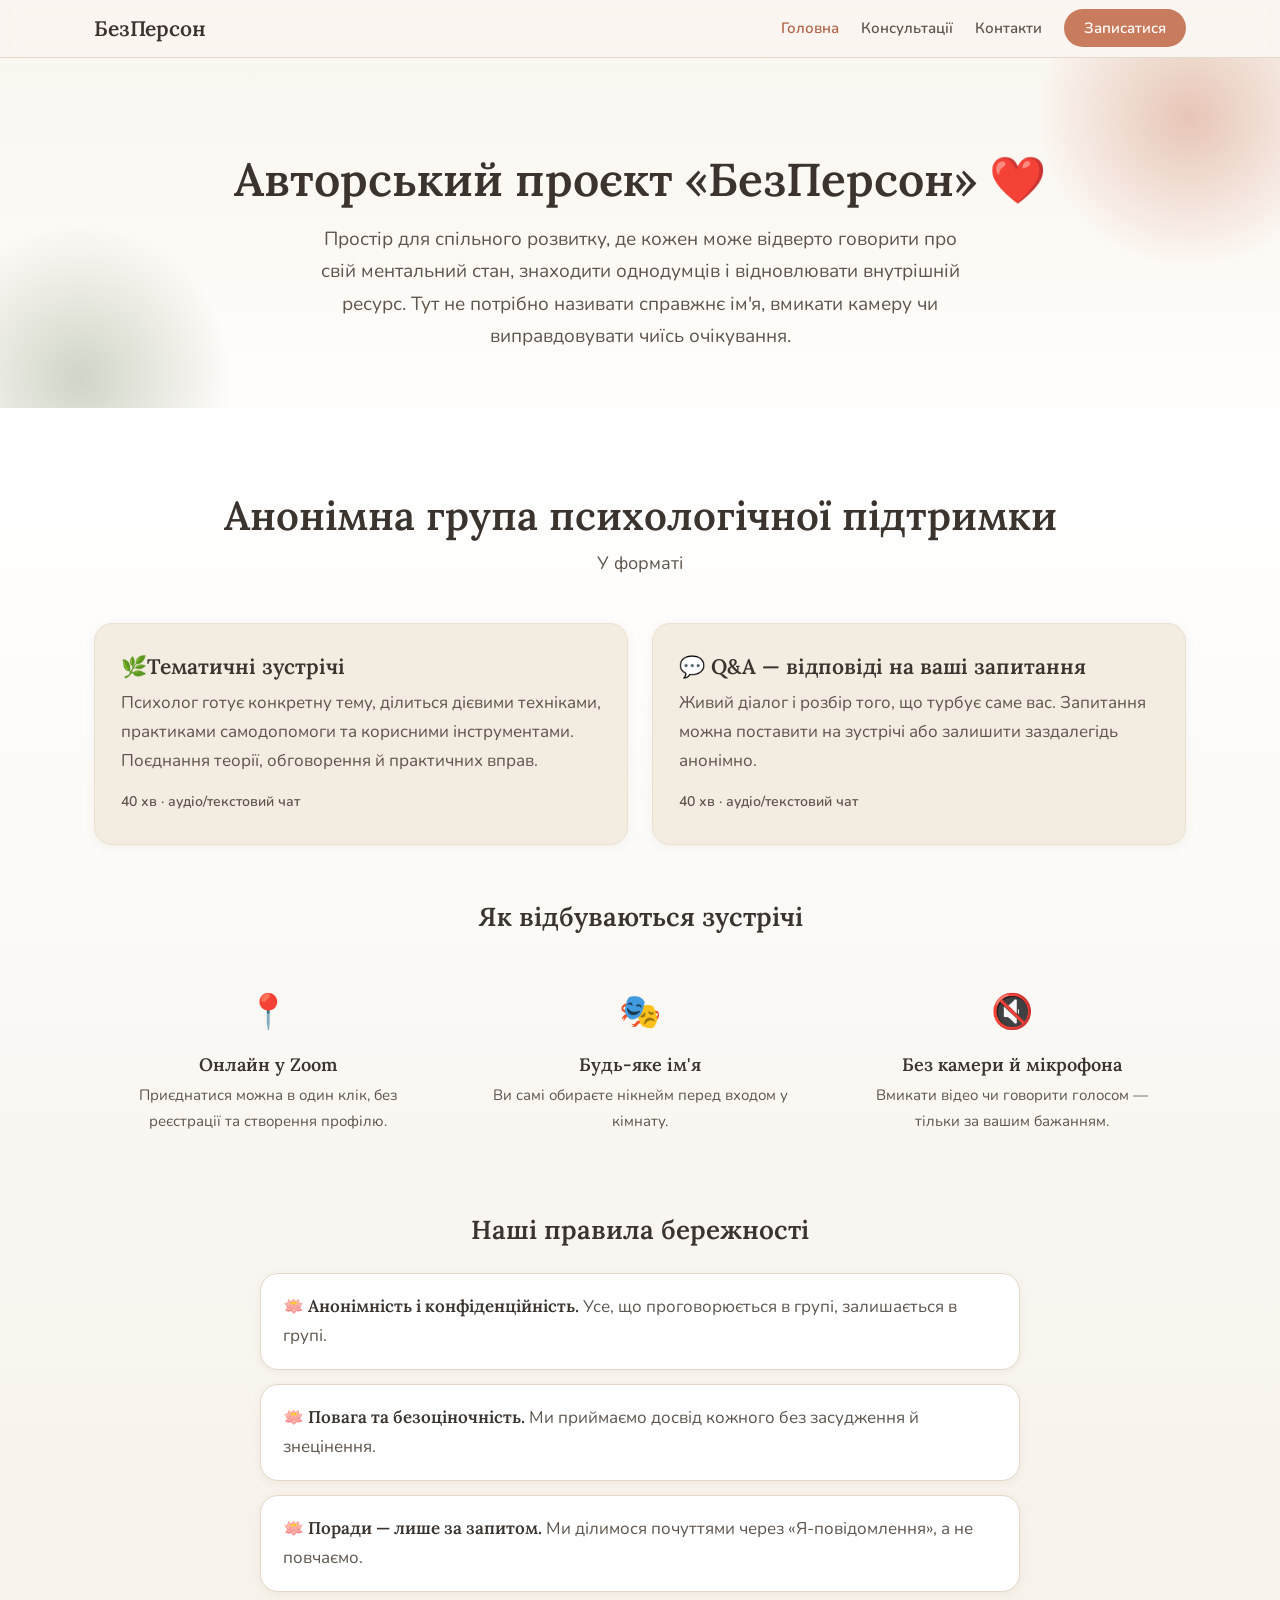
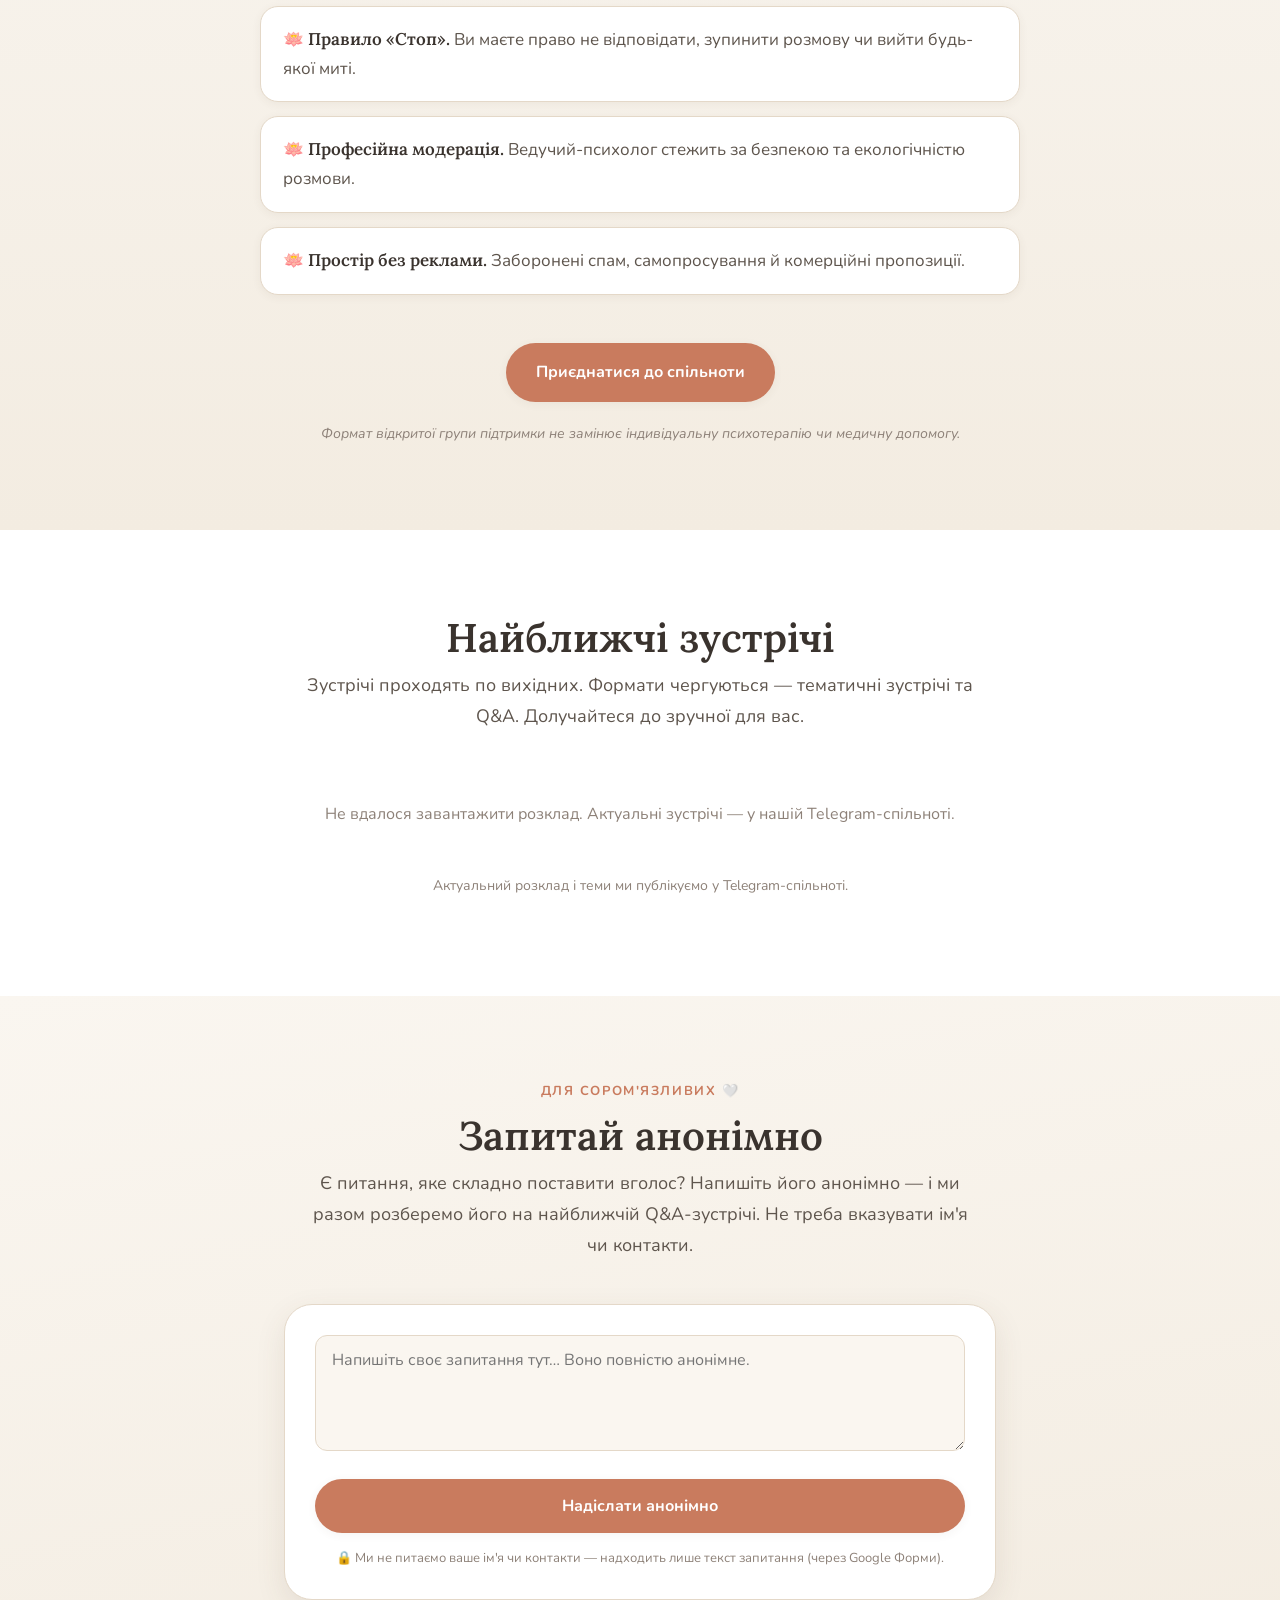
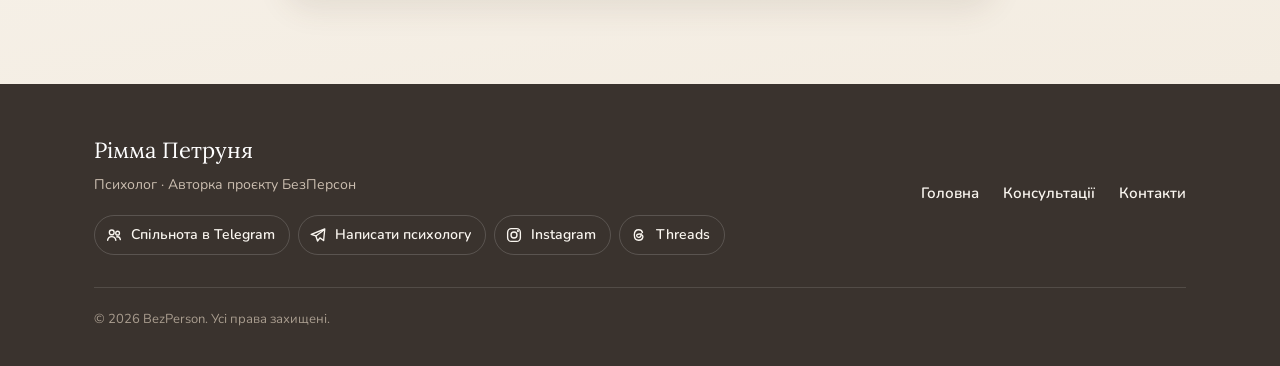
<file: index.html>
<!DOCTYPE html>
<html lang="uk">
<head>
  <meta charset="UTF-8" />
  <meta name="viewport" content="width=device-width, initial-scale=1.0" />
  <title>БезПерсон — група психологічної підтримки</title>
  <meta name="description" content="БезПерсон — анонімна група психологічної підтримки онлайн. Тематичні зустрічі та Q&A щовихідних у Zoom, безкоштовно, під модерацією психологині." />

  <meta property="og:title" content="БезПерсон — група психологічної підтримки" />
  <meta property="og:description" content="Анонімні онлайн-зустрічі щовихідних. Безкоштовно, під модерацією психологині." />
  <meta property="og:type" content="website" />
  <meta property="og:image" content="assets/og-image.jpg" />

  <link rel="icon" href="assets/favicon.svg" type="image/svg+xml" />

  <link rel="preconnect" href="https://fonts.googleapis.com" />
  <link rel="preconnect" href="https://fonts.gstatic.com" crossorigin />
  <link href="https://fonts.googleapis.com/css2?family=Lora:ital,wght@0,400;0,500;0,600;1,400&family=Nunito:wght@400;500;600;700&display=swap" rel="stylesheet" />

  <link rel="stylesheet" href="styles.css?v=17" />
</head>
<body>

  <!-- ===================== ШАПКА ===================== -->
  <header class="site-header" id="top">
    <nav class="nav container">
      <a href="index.html" class="brand">
        <span class="brand-name">БезПерсон</span>
      </a>

      <button class="nav-toggle" aria-label="Відкрити меню" aria-expanded="false">
        <span></span><span></span><span></span>
      </button>

      <ul class="nav-links">
        <li><a href="index.html" aria-current="page">Головна</a></li>
        <li><a href="consultations.html">Консультації</a></li>
        <li><a href="contact.html">Контакти</a></li>
        <li><a href="contact.html#booking" class="nav-cta">Записатися</a></li>
      </ul>
    </nav>
  </header>

  <main>

    <!-- ===================== ЗАГОЛОВОК СТОРІНКИ ===================== -->
    <section class="page-hero">
      <div class="container">
        <h1>Авторський проєкт «БезПерсон» ❤️</h1>
        <p class="lead">
          Простір для спільного розвитку, де кожен може відверто говорити про свій
          ментальний стан, знаходити однодумців і відновлювати внутрішній ресурс.
          Тут не потрібно називати справжнє ім'я, вмикати камеру чи виправдовувати
          чиїсь очікування.
        </p>
      </div>
    </section>

    <!-- ===================== ФОРМАТИ ===================== -->
    <section id="group" class="section section-group">
      <div class="container">
        <h2 class="section-title center">Анонімна група психологічної підтримки</h2>
        <p class="section-lead center">У форматі</p>
        <!-- Формати -->
        <div class="cards cards-2">
          <article class="card card-soft">
            <h3>🌿Тематичні зустрічі</h3>
            <p>Психолог готує конкретну тему, ділиться дієвими техніками, практиками
              самодопомоги та корисними інструментами. Поєднання теорії, обговорення
              й практичних вправ.</p>
            <p class="card-meta">40 хв · аудіо/текстовий чат</p>
          </article>
          <article class="card card-soft">
            <h3>💬 Q&A — відповіді на ваші запитання</h3>
            <p>Живий діалог і розбір того, що турбує саме вас. Запитання можна поставити
              на зустрічі або залишити заздалегідь анонімно.</p>
            <p class="card-meta">40 хв · аудіо/текстовий чат</p>
          </article>
        </div>

        <!-- Як це працює -->
        <div class="group-how">
          <h3 class="center">Як відбуваються зустрічі</h3>
          <div class="cards cards-3">
            <div class="mini-card">
              <span class="mini-ico">📍</span>
              <h4>Онлайн у Zoom</h4>
              <p>Приєднатися можна в один клік, без реєстрації та створення профілю.</p>
            </div>
            <div class="mini-card">
              <span class="mini-ico">🎭</span>
              <h4>Будь-яке ім'я</h4>
              <p>Ви самі обираєте нікнейм перед входом у кімнату.</p>
            </div>
            <div class="mini-card">
              <span class="mini-ico">🔇</span>
              <h4>Без камери й мікрофона</h4>
              <p>Вмикати відео чи говорити голосом — тільки за вашим бажанням.</p>
            </div>
          </div>
        </div>

        <!-- Правила / цінності -->
        <div class="group-rules">
          <h3 class="center">Наші правила бережності</h3>
          <ul class="rules-list">
            <li><strong>🪷 Анонімність і конфіденційність.</strong> Усе, що проговорюється в групі, залишається в групі.</li>
            <li><strong>🪷 Повага та безоціночність.</strong> Ми приймаємо досвід кожного без засудження й знецінення.</li>
            <li><strong>🪷 Поради — лише за запитом.</strong> Ми ділимося почуттями через «Я-повідомлення», а не повчаємо.</li>
            <li><strong>🪷 Правило «Стоп».</strong> Ви маєте право не відповідати, зупинити розмову чи вийти будь-якої миті.</li>
            <li><strong>🪷 Професійна модерація.</strong> Ведучий-психолог стежить за безпекою та екологічністю розмови.</li>
            <li><strong>🪷 Простір без реклами.</strong> Заборонені спам, самопросування й комерційні пропозиції.</li>
          </ul>
        </div>

        <div class="group-cta">
          <a href="https://t.me/+407aLR6EDYAxOTdi" class="btn btn-primary">Приєднатися до спільноти</a>
          <p class="disclaimer">
            Формат відкритої групи підтримки не замінює індивідуальну психотерапію
            чи медичну допомогу.
          </p>
        </div>
      </div>
    </section>

    <!-- ===================== РОЗКЛАД ЗУСТРІЧЕЙ ===================== -->
    <section id="schedule" class="section section-schedule">
      <div class="container">
        <h2 class="section-title center">Найближчі зустрічі</h2>
        <p class="section-lead center">
          Зустрічі проходять по вихідних. Формати чергуються — тематичні зустрічі
          та Q&A. Долучайтеся до зручної для вас.
        </p>

        <!--
          Розклад підтягується автоматично з Google Таблиці (колонки:
          дата,час,формат,тема,посилання). Щоб оновити — редагуйте таблицю,
          сайт чіпати не треба. Мінулі зустрічі ховаються самі.
          Адреса таблиці — в атрибуті data-src нижче (опублікований CSV).
        -->
        <div class="schedule-grid" id="scheduleGrid"
             data-src="https://docs.google.com/spreadsheets/d/e/2PACX-1vQ3gWA6eihJZ61R41_1ybkXb1zznbcxuADK2Lj-2ShcP2eoq0cqbqWBKrufFCj6wmA4RY5s9ddLHKUR/pub?gid=0&single=true&output=csv">
          <p class="schedule-empty">Завантажуємо розклад…</p>
        </div>
        <p class="note center">
          Актуальний розклад і теми ми публікуємо у Telegram-спільноті.
        </p>
      </div>
    </section>

    <!-- ===================== АНОНІМНЕ ЗАПИТАННЯ ===================== -->
    <section id="ask" class="section section-ask">
      <div class="container narrow">
        <p class="eyebrow center">Для сором'язливих 🤍</p>
        <h2 class="section-title center">Запитай анонімно</h2>
        <p class="section-lead center">
          Є питання, яке складно поставити вголос? Напишіть його анонімно — і ми
          разом розберемо його на найближчій Q&A-зустрічі. Не треба вказувати ім'я
          чи контакти.
        </p>

        <!--
          ФОРМА анонімних запитань через Google Форми (окрема форма, без збору email).
          Надходить лише текст запитання; зберігається у вашій Google-таблиці.
          action + entry.XXXXX беруться з коду вашої Google-форми viewform.
        -->
        <form class="ask-form"
              action="https://docs.google.com/forms/d/e/1FAIpQLSew5pSyp5YuOc5NTOMn7NYCBzm3lfexq_xzK0DJ0XuSGFQwPg/formResponse"
              method="POST">
          <div class="field">
            <label for="question" class="sr-hidden">Ваше запитання</label>
            <textarea id="question" name="entry.537454051" rows="4" required
              placeholder="Напишіть своє запитання тут… Воно повністю анонімне."></textarea>
          </div>
          <button type="submit" class="btn btn-primary btn-block">Надіслати анонімно</button>
          <p class="form-note center">
            🔒 Ми не питаємо ваше ім'я чи контакти — надходить лише текст запитання
            (через Google Форми).
          </p>
        </form>
      </div>
    </section>

  </main>

  <!-- ===================== ПІДВАЛ ===================== -->
  <footer class="site-footer">
    <div class="container footer-inner">
      <div>
        <p class="footer-brand">Рімма Петруня</p>
        <p class="footer-sub">Психолог · Авторка проєкту БезПерсон</p>
        <ul class="footer-social" aria-label="Соцмережі та месенджери">
          <li><a href="https://t.me/+407aLR6EDYAxOTdi" target="_blank" rel="noopener"><svg viewBox="0 0 24 24" aria-hidden="true" fill="none" stroke="currentColor" stroke-width="1.8" stroke-linecap="round" stroke-linejoin="round"><circle cx="9" cy="8.5" r="3.2"/><path d="M3.5 19c.6-3 2.8-4.8 5.5-4.8s4.9 1.8 5.5 4.8"/><circle cx="16.8" cy="9.5" r="2.5"/><path d="M15.6 14.4c2.4-.4 4.4 1 4.9 3.8"/></svg><span>Спільнота в Telegram</span></a></li>
          <li><a href="https://t.me/bezperson" target="_blank" rel="noopener"><svg viewBox="0 0 24 24" aria-hidden="true" fill="none" stroke="currentColor" stroke-width="1.8" stroke-linecap="round" stroke-linejoin="round"><path d="M21 4 3 11.2l6.2 2.1L11.4 20l3.2-4.2 4.9 3.6z"/><path d="m9.2 13.3 9-6.6"/></svg><span>Написати психологу</span></a></li>
          <li><a href="https://www.instagram.com/bezperson.space/" target="_blank" rel="noopener"><svg viewBox="0 0 24 24" aria-hidden="true" fill="none" stroke="currentColor" stroke-width="1.8" stroke-linecap="round" stroke-linejoin="round"><rect x="3.5" y="3.5" width="17" height="17" rx="5"/><circle cx="12" cy="12" r="4"/><circle cx="17.2" cy="6.8" r=".6" fill="currentColor"/></svg><span>Instagram</span></a></li>
          <li><a href="https://www.threads.com/@bezperson.space" target="_blank" rel="noopener"><svg viewBox="0 0 24 24" aria-hidden="true" fill="none" stroke="currentColor" stroke-width="1.8" stroke-linecap="round" stroke-linejoin="round"><path d="M16.6 8.6C15.9 6.2 14 5 11.6 5 8 5 5.8 7.7 5.8 12s2.2 7 5.8 7c2.8 0 4.8-1.4 5.4-3.7.7-2.6-1-4.4-3.9-4.6-2.6-.2-4.3.9-4.2 2.4.1 1.4 1.5 2.1 3 2 2.1-.2 3.2-1.8 3.1-4.8"/></svg><span>Threads</span></a></li>
        </ul>
      </div>
      <nav class="footer-nav">
        <a href="index.html">Головна</a>
        <a href="consultations.html">Консультації</a>
        <a href="contact.html">Контакти</a>
      </nav>
      <p class="footer-copy">© <span id="year"></span> BezPerson. Усі права захищені.</p>
    </div>
  </footer>

  <script src="script.js?v=13"></script>
</body>
</html>
</file>
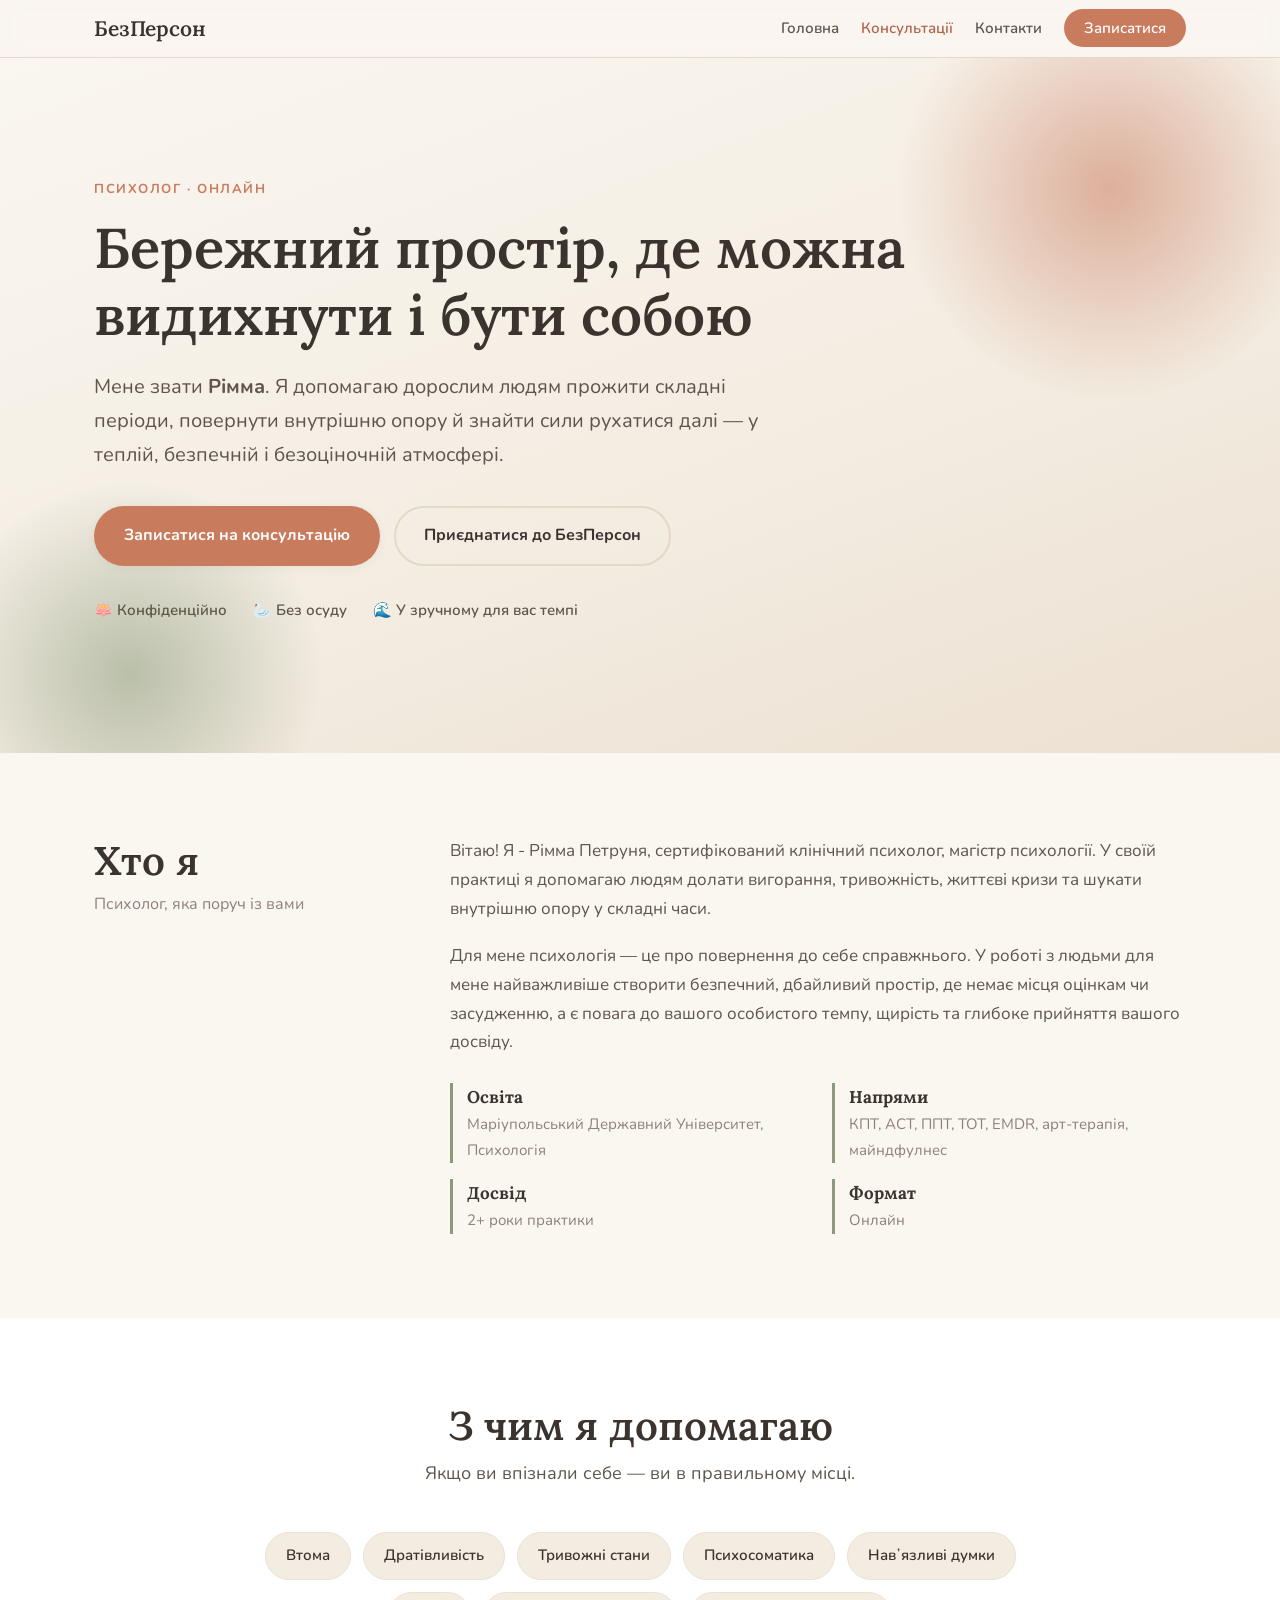
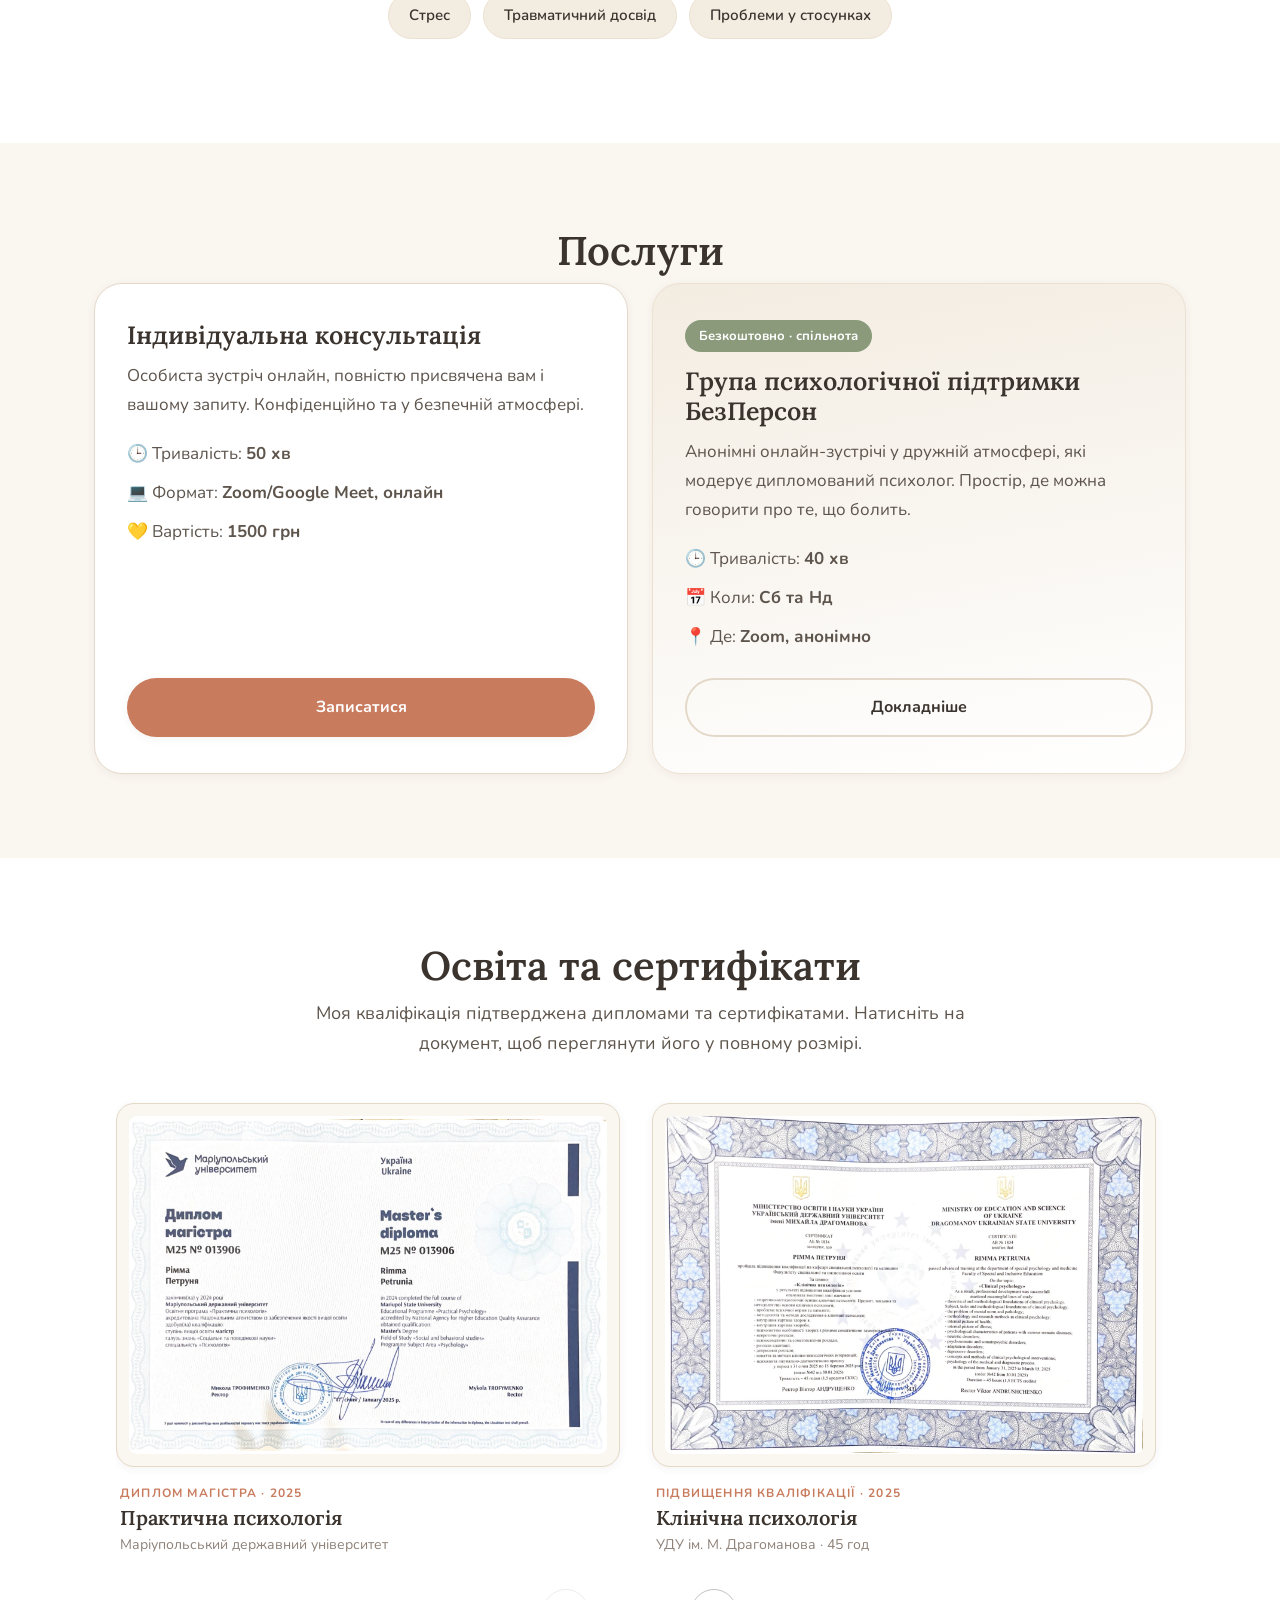
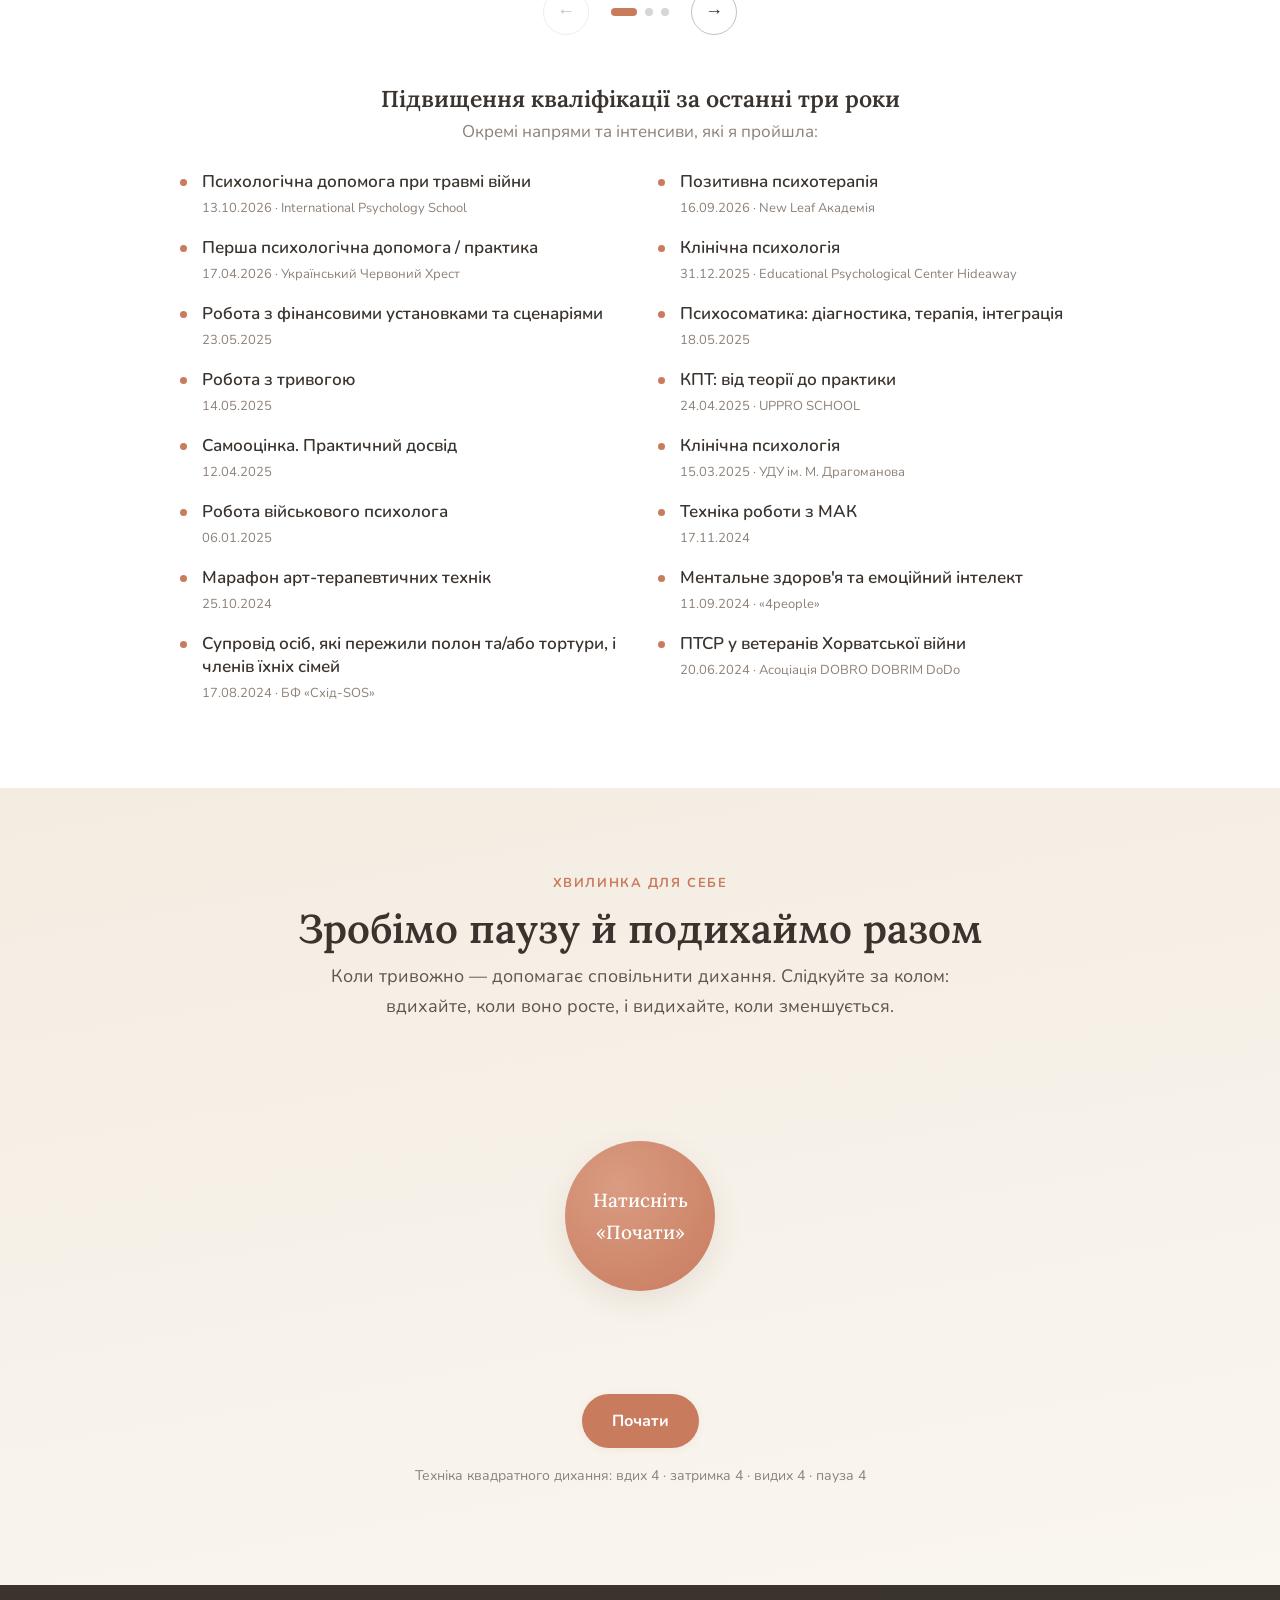
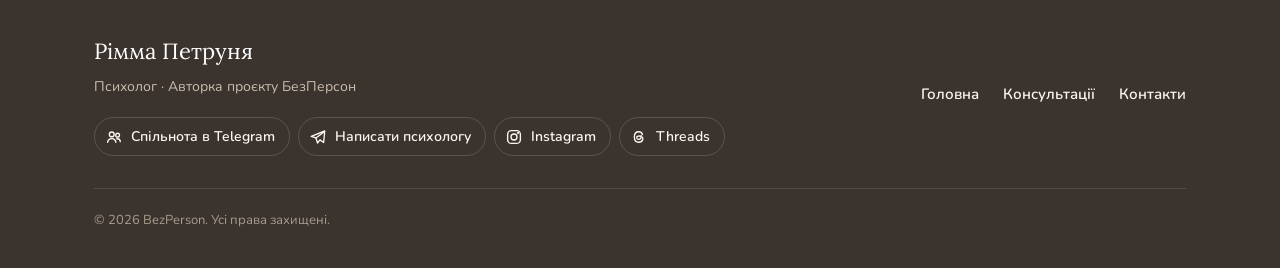
<file: about.html>
<!DOCTYPE html>
<html lang="uk">
<head>
  <meta charset="UTF-8" />
  <meta http-equiv="refresh" content="0; url=consultations.html" />
  <link rel="canonical" href="consultations.html" />
  <title>Консультації — БезПерсон</title>
</head>
<body>
  <p>Сторінку об'єднано з <a href="consultations.html">Консультаціями</a>.</p>
  <script>location.replace('consultations.html');</script>
</body>
</html>
</file>
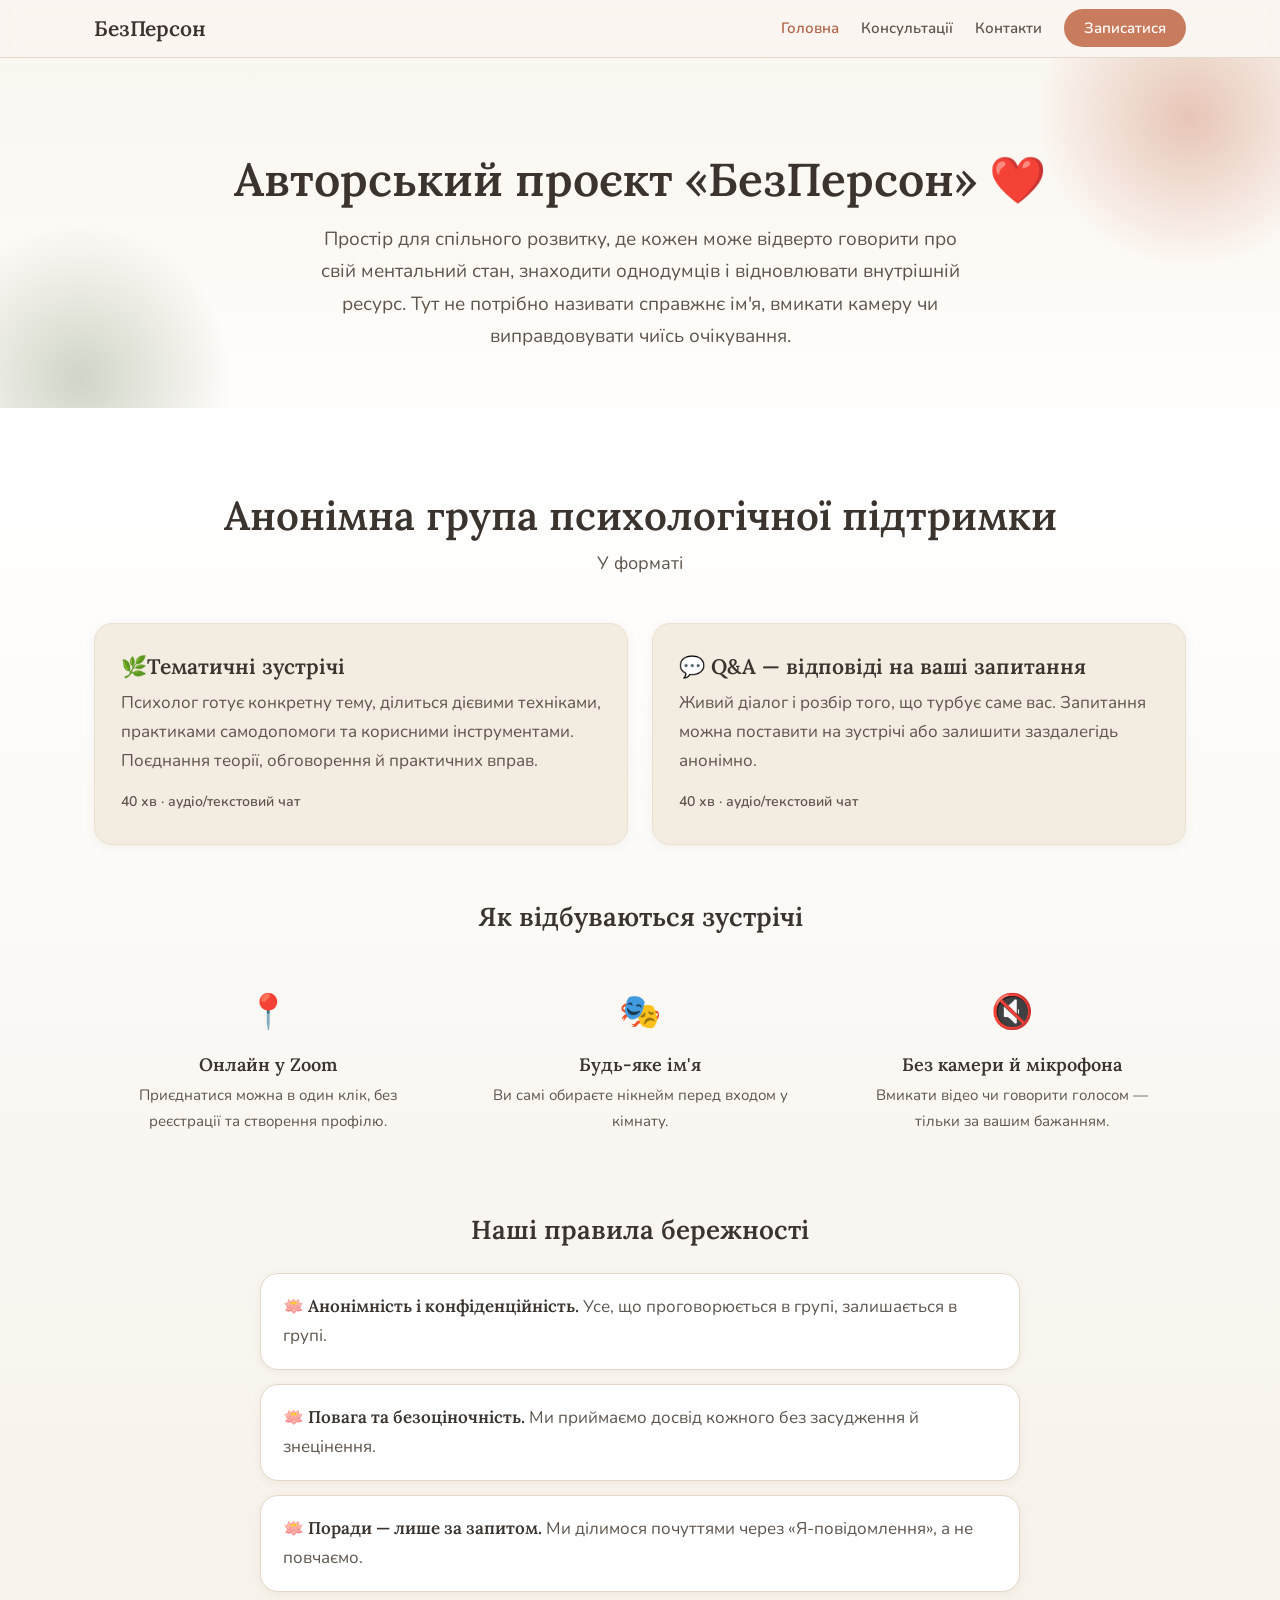
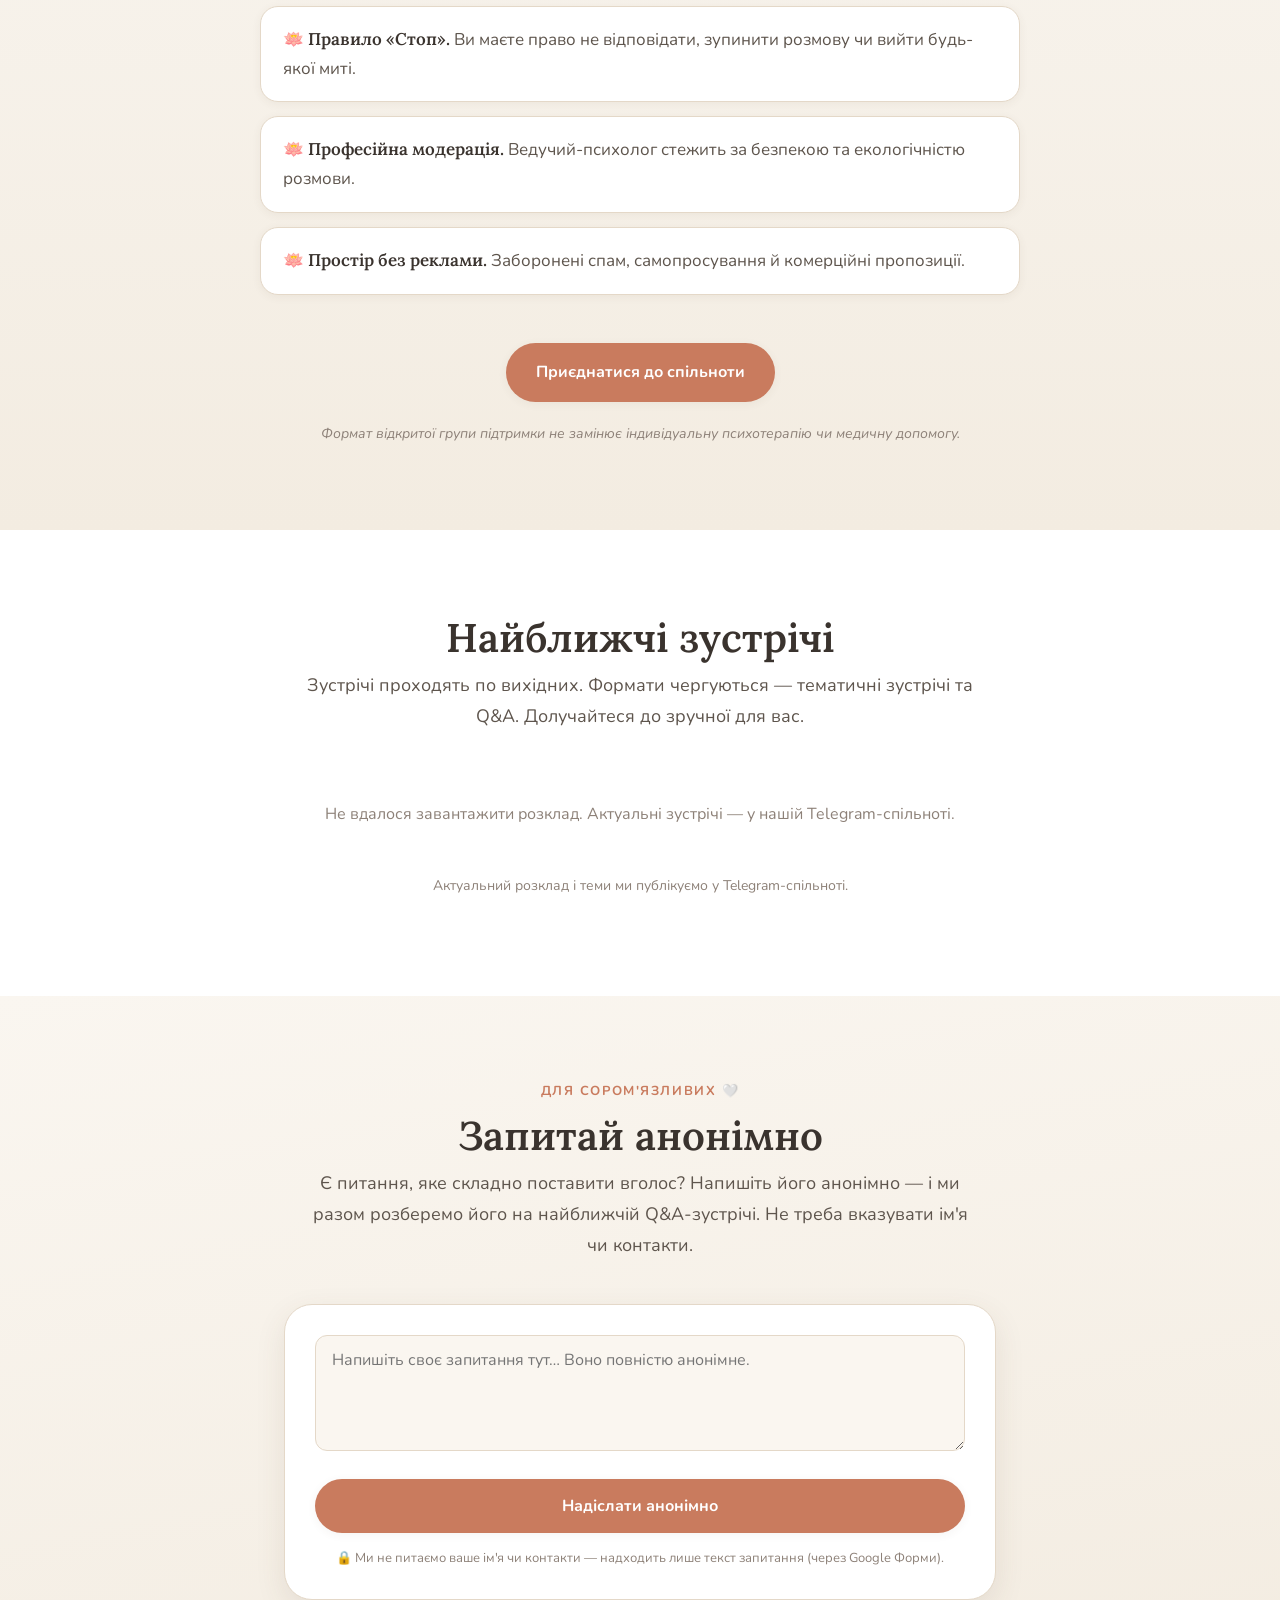
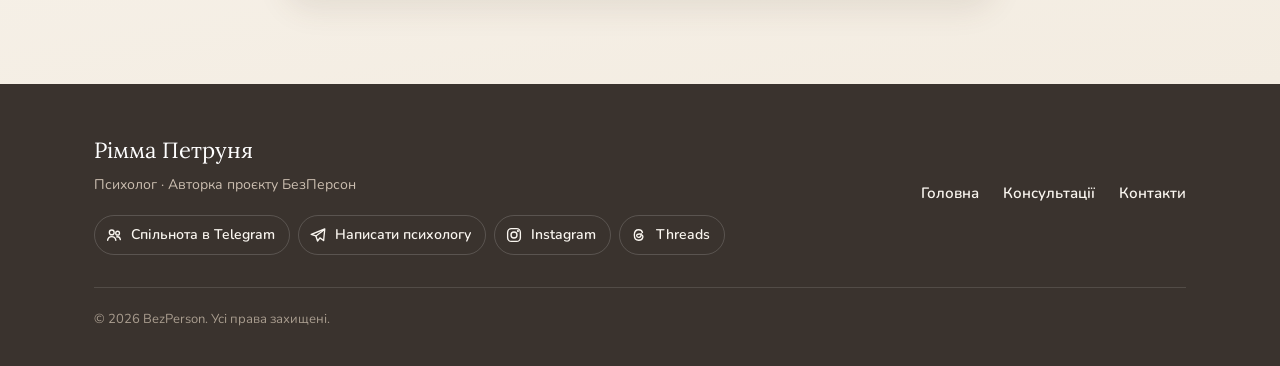
<file: bezperson.html>
<!DOCTYPE html>
<html lang="uk">
<head>
  <meta charset="UTF-8" />
  <meta http-equiv="refresh" content="0; url=index.html" />
  <link rel="canonical" href="index.html" />
  <title>БезПерсон</title>
</head>
<body>
  <p>Сторінку перенесено на <a href="index.html">головну</a>.</p>
  <script>location.replace('index.html');</script>
</body>
</html>
</file>
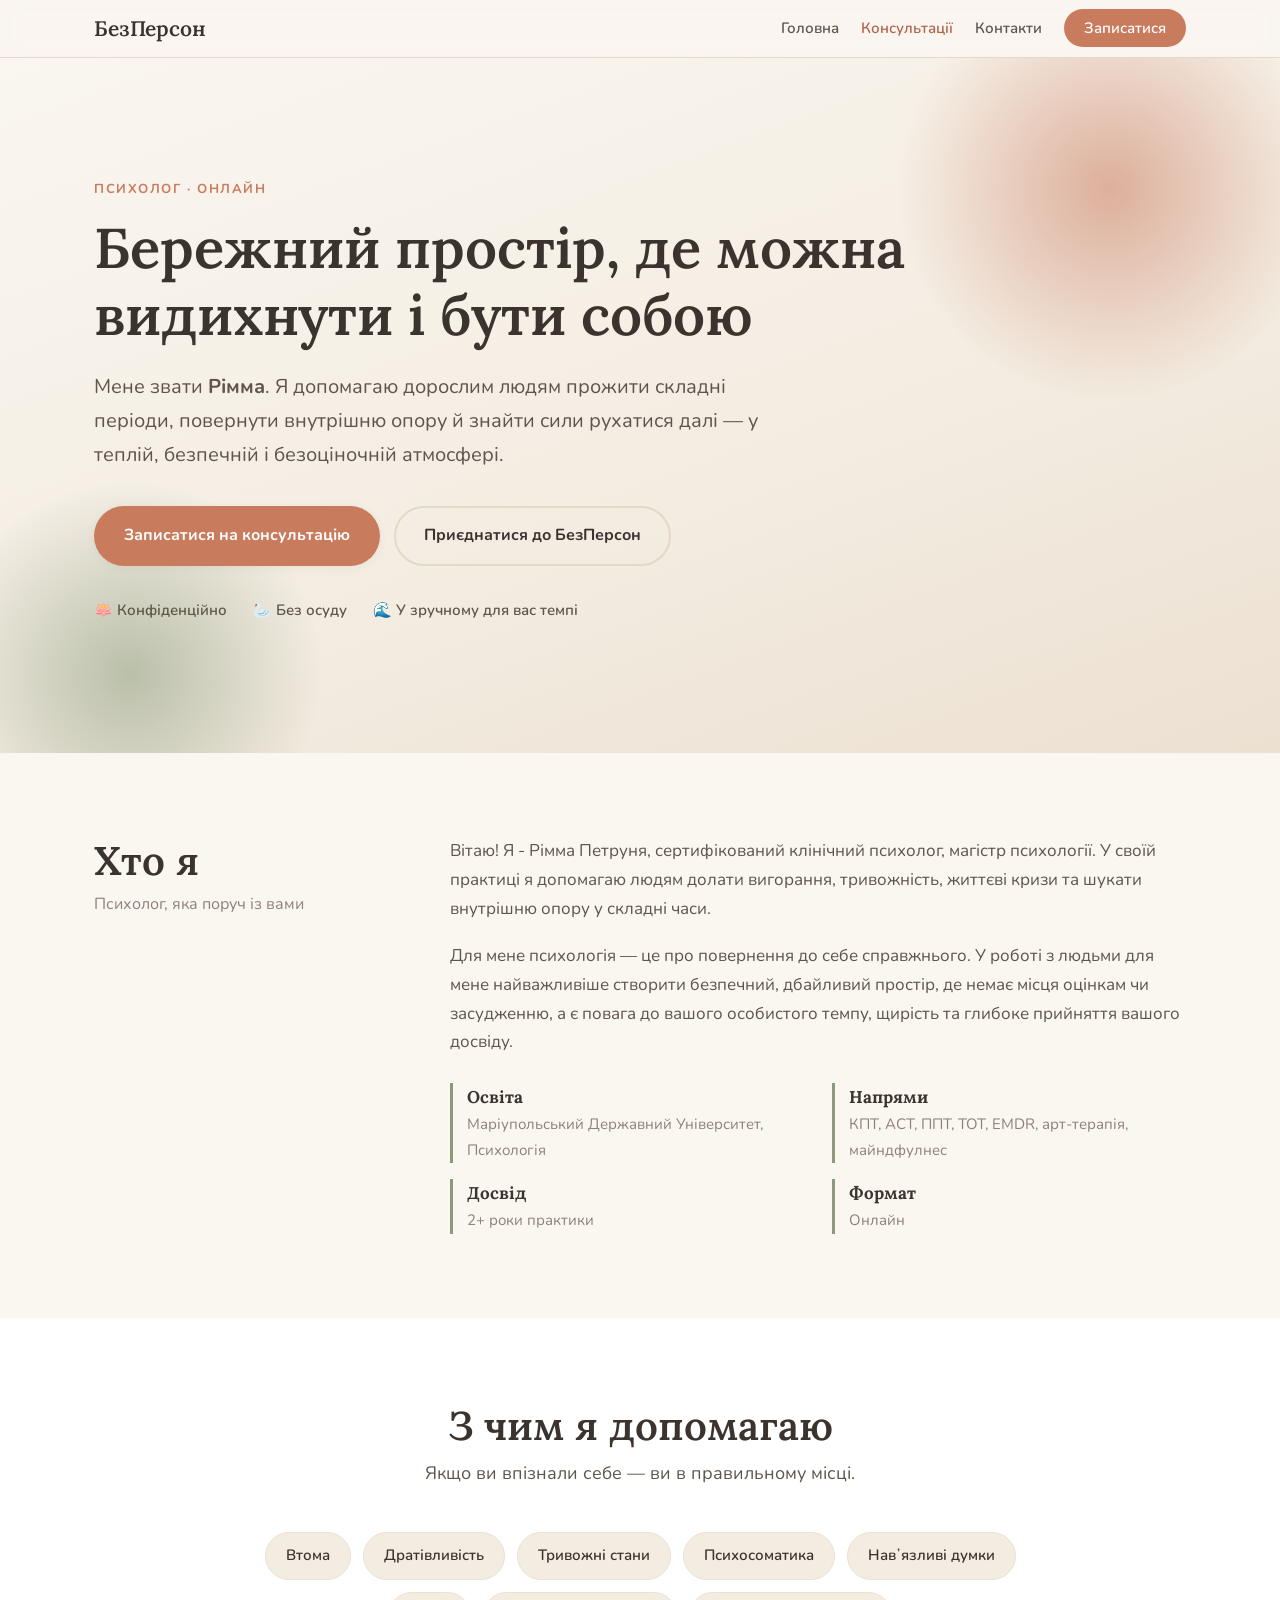
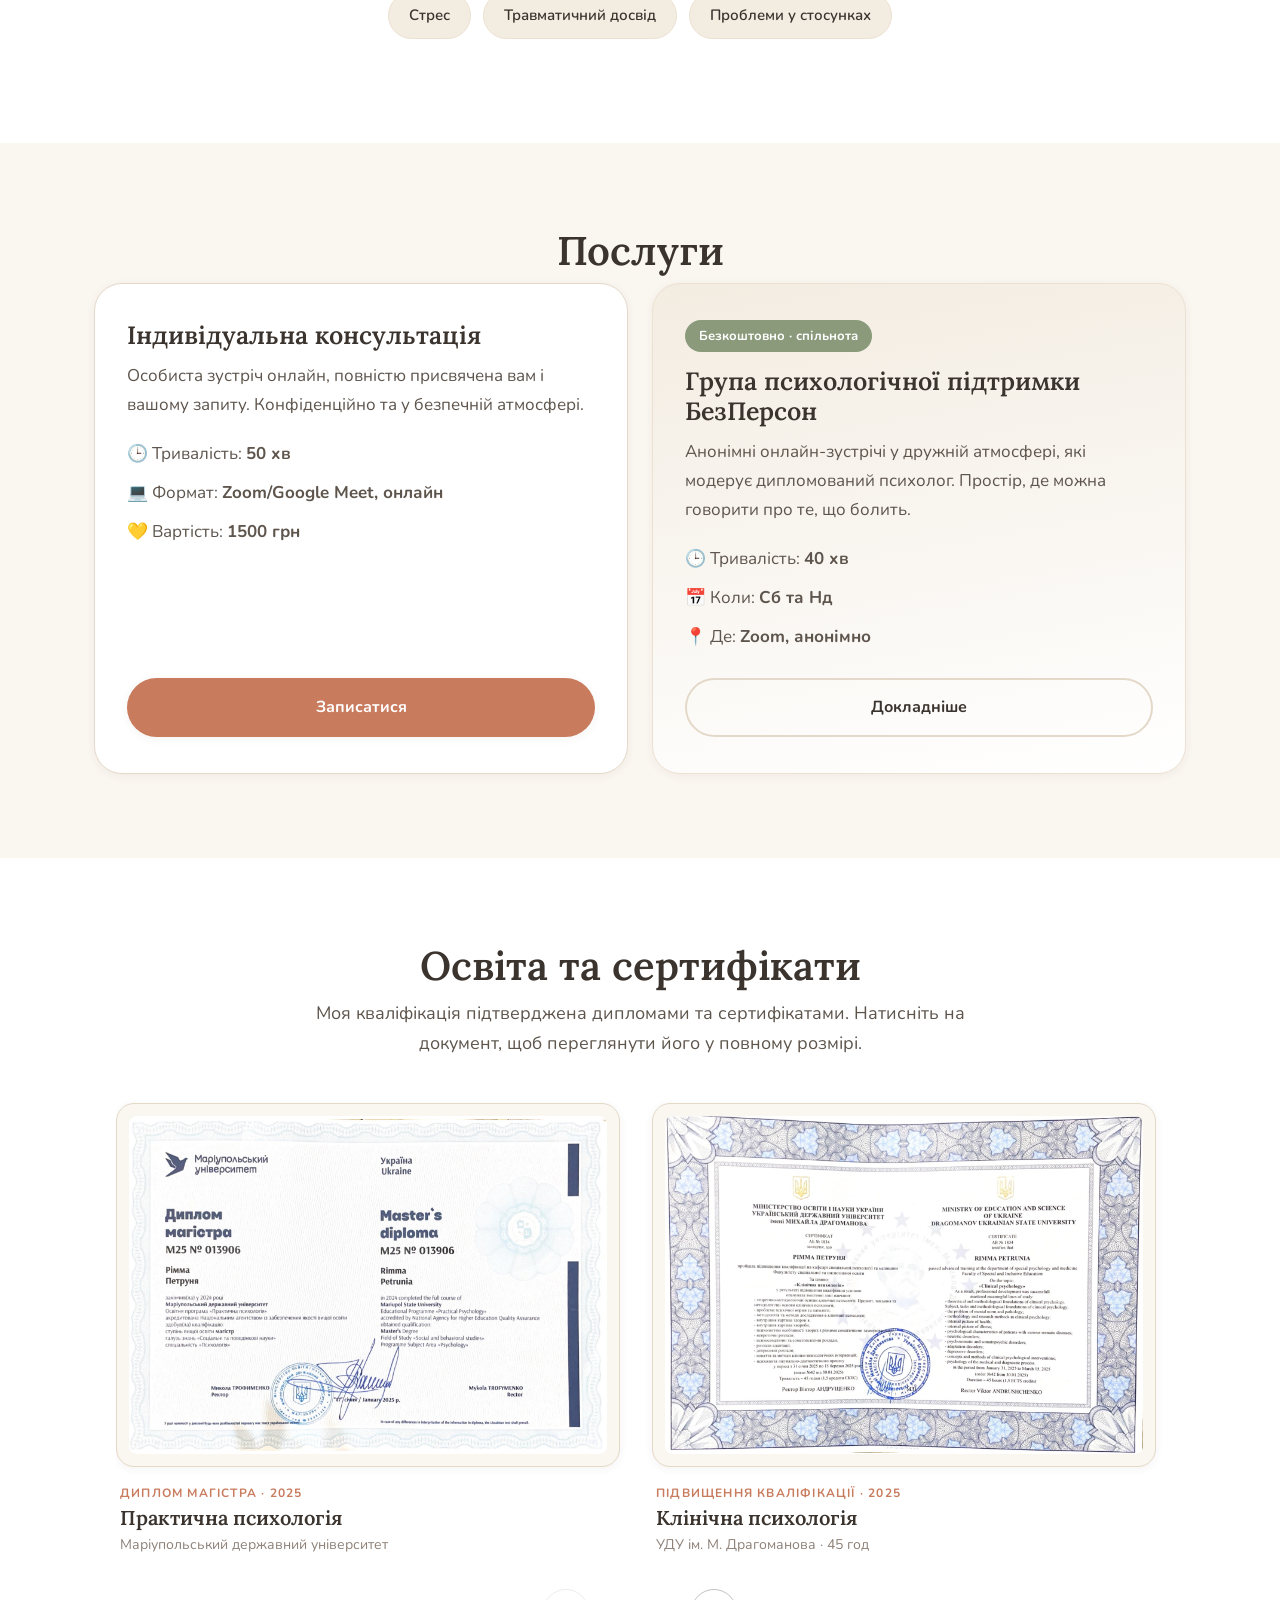
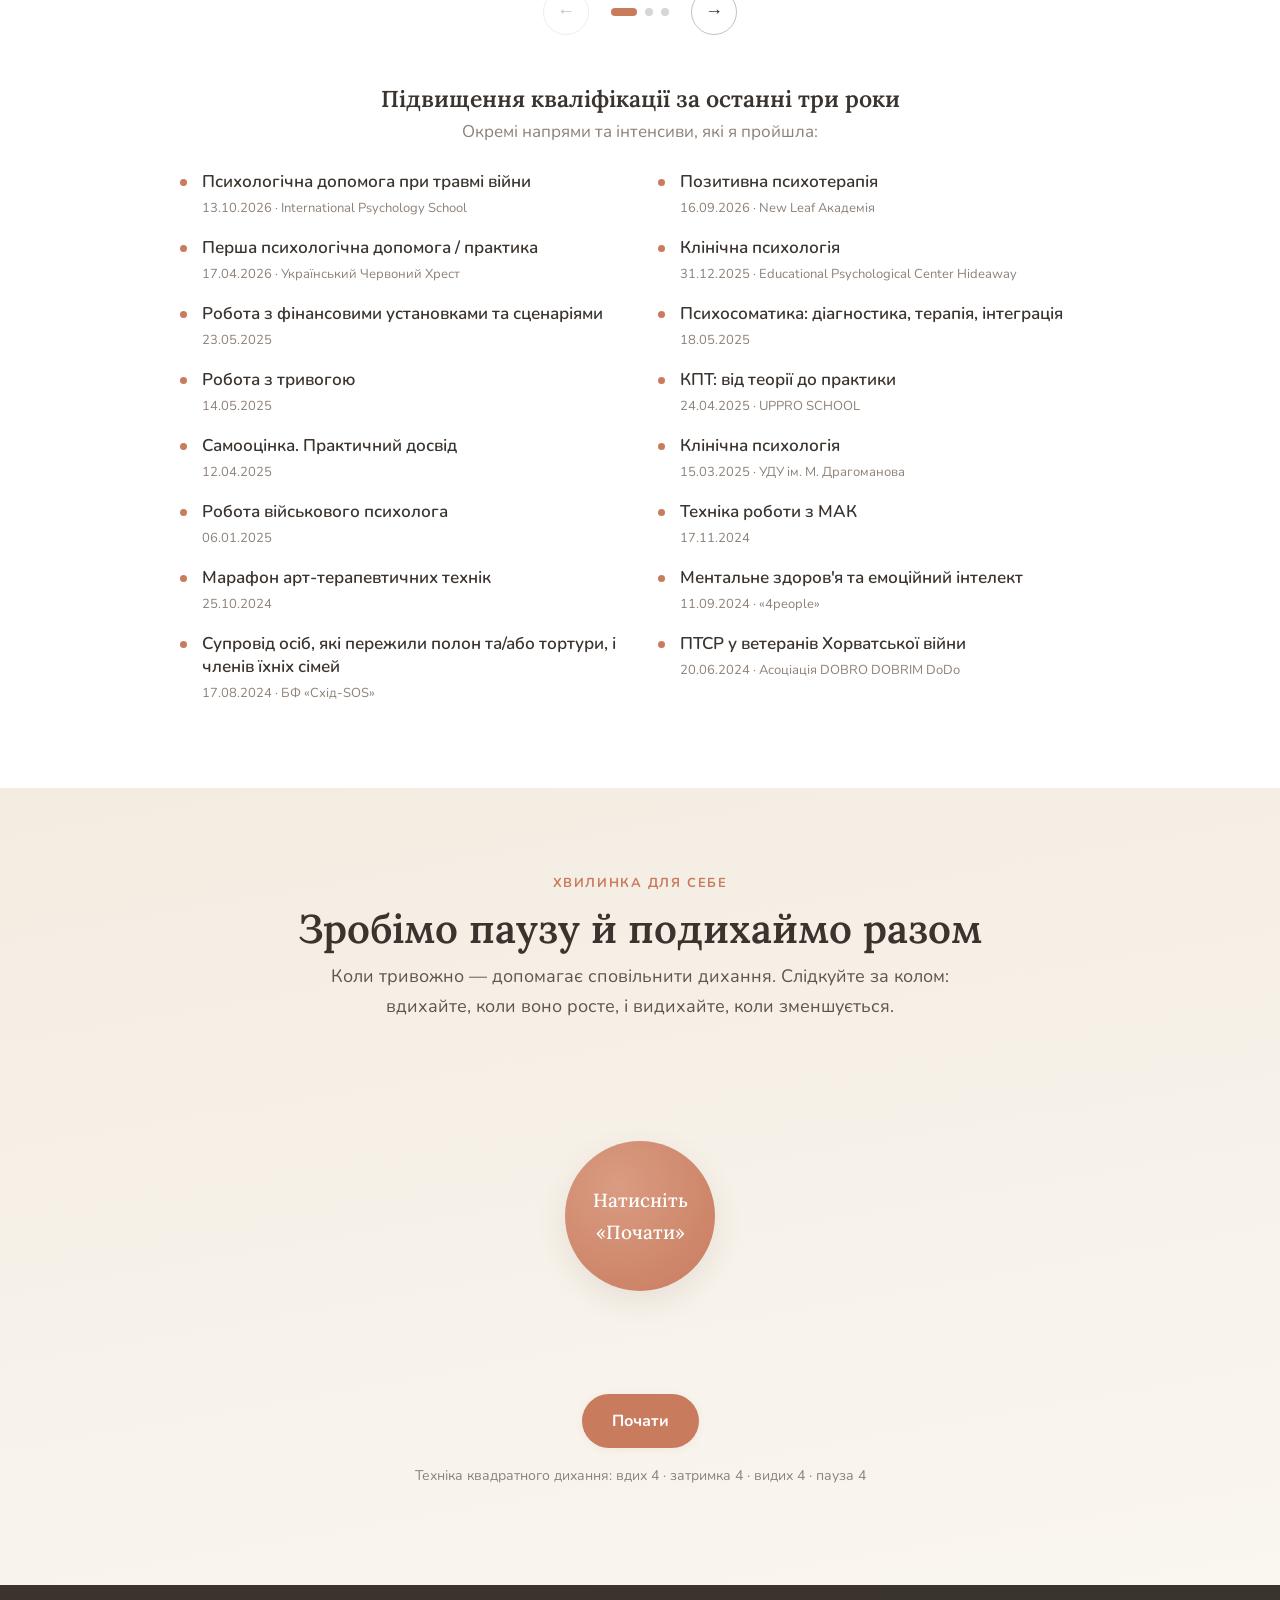
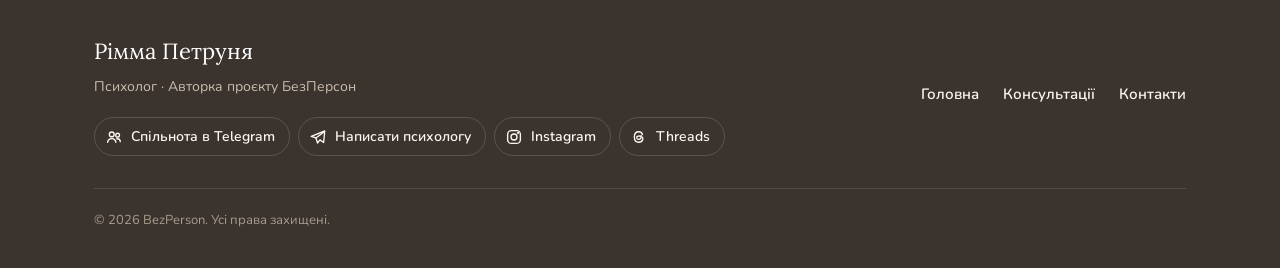
<file: consultations.html>
<!DOCTYPE html>
<html lang="uk">
<head>
  <meta charset="UTF-8" />
  <meta name="viewport" content="width=device-width, initial-scale=1.0" />
  <title>Консультації — БезПерсон</title>
  <meta name="description" content="Індивідуальні психологічні консультації онлайн. Бережний простір, де можна видихнути і бути собою." />

  <!-- Open Graph (для гарного вигляду посилання у месенджерах) -->
  <meta property="og:title" content="Консультації — БезПерсон" />
  <meta property="og:description" content="Індивідуальні консультації та група психологічної підтримки БезПерсон." />
  <meta property="og:type" content="website" />
  <meta property="og:image" content="assets/og-image.jpg" />

  <link rel="icon" href="assets/favicon.svg" type="image/svg+xml" />

  <!-- Шрифти з підтримкою кирилиці -->
  <link rel="preconnect" href="https://fonts.googleapis.com" />
  <link rel="preconnect" href="https://fonts.gstatic.com" crossorigin />
  <link href="https://fonts.googleapis.com/css2?family=Lora:ital,wght@0,400;0,500;0,600;1,400&family=Nunito:wght@400;500;600;700&display=swap" rel="stylesheet" />

  <link rel="stylesheet" href="styles.css?v=17" />
</head>
<body>

  <!-- ===================== ШАПКА ===================== -->
  <header class="site-header" id="top">
    <nav class="nav container">
      <a href="index.html" class="brand">
        <span class="brand-name">БезПерсон</span>
      </a>

      <button class="nav-toggle" aria-label="Відкрити меню" aria-expanded="false">
        <span></span><span></span><span></span>
      </button>

      <ul class="nav-links">
        <li><a href="index.html">Головна</a></li>
        <li><a href="consultations.html" aria-current="page">Консультації</a></li>
        <li><a href="contact.html">Контакти</a></li>
        <li><a href="contact.html#booking" class="nav-cta">Записатися</a></li>
      </ul>
    </nav>
  </header>

  <main>

    <!-- ===================== ГЕРОЙ ===================== -->
    <section class="hero">
      <div class="container hero-inner">
        <div class="hero-text">
          <p class="eyebrow">Психолог · Онлайн</p>
          <h1>Бережний простір, де можна видихнути і бути собою</h1>
          <p class="lead">
            Мене звати <strong>Рімма</strong>. Я допомагаю дорослим людям прожити складні
            періоди, повернути внутрішню опору й знайти сили рухатися далі — у теплій,
            безпечній і безоціночній атмосфері.
          </p>
          <div class="hero-actions">
            <a href="contact.html#booking" class="btn btn-primary">Записатися на консультацію</a>
            <a href="index.html" class="btn btn-ghost">Приєднатися до БезПерсон</a>
          </div>
          <ul class="hero-badges">
            <li>🪷 Конфіденційно</li>
            <li>🦢 Без осуду</li>
            <li>🌊 У зручному для вас темпі</li>
          </ul>
        </div>
      </div>
    </section>

    <!-- ===================== ПРО МЕНЕ ===================== -->
    <section id="about" class="section section-about">
      <div class="container two-col">
        <div class="col-side">
          <h2 class="section-title">Хто я</h2>
          <p class="section-kicker">Психолог, яка поруч із вами</p>
        </div>
        <div class="col-main prose">
          <p>
            Вітаю! Я - Рімма Петруня, сертифікований клінічний психолог, магістр психології.
            У своїй практиці я допомагаю людям долати вигорання, тривожність,
            життєві кризи та шукати внутрішню опору у складні часи.
          </p>
          <p>
            Для мене психологія — це про повернення до себе справжнього. У роботі з людьми для мене найважливіше
            створити безпечний, дбайливий простір, де немає місця оцінкам чи засудженню, а є повага до вашого
            особистого темпу, щирість та глибоке прийняття вашого досвіду.
          </p>
          <ul class="facts">
            <li><strong>Освіта</strong><span>Маріупольський Державний Університет, Психологія</span></li>
            <li><strong>Напрями</strong><span>КПТ, ACT, ППТ, ТОТ, EMDR, арт-терапія, майндфулнес</span></li>
            <li><strong>Досвід</strong><span>2+ роки практики</span></li>
            <li><strong>Формат</strong><span>Онлайн</span></li>
          </ul>
        </div>
      </div>
    </section>

    <!-- ===================== З ЧИМ ПРАЦЮЮ ===================== -->
    <section id="help" class="section section-help">
      <div class="container">
        <h2 class="section-title center">З чим я допомагаю</h2>
        <p class="section-lead center">Якщо ви впізнали себе — ви в правильному місці.</p>
        <ul class="chips">
          <li>Втома</li>
          <li>Дратівливість</li>
          <li>Тривожні стани</li>
          <li>Психосоматика</li>
          <li>Навʼязливі думки</li>
          <li>Стрес</li>
          <li>Травматичний досвід</li>
          <li>Проблеми у стосунках</li>
        </ul>
      </div>
    </section>

    <!-- ===================== ПОСЛУГИ ===================== -->
    <section id="services" class="section section-services">
      <div class="container">
        <h2 class="section-title center">Послуги</h2>
        <div class="cards cards-2">
          <article class="service-card">
            <h3>Індивідуальна консультація</h3>
            <p class="service-desc">
              Особиста зустріч онлайн, повністю присвячена вам і вашому запиту.
              Конфіденційно та у безпечній атмосфері.
            </p>
            <ul class="service-meta">
              <li>🕒 Тривалість: <strong>50 хв</strong></li>
              <li>💻 Формат: <strong>Zoom/Google Meet, онлайн</strong></li>
              <li>💛 Вартість: <strong>1500 грн</strong></li>
            </ul>
            <a href="contact.html#booking" class="btn btn-primary btn-block">Записатися</a>
          </article>

          <article class="service-card service-card-accent">
            <span class="badge-soft">Безкоштовно · спільнота</span>
            <h3>Група психологічної підтримки БезПерсон</h3>
            <p class="service-desc">
              Анонімні онлайн-зустрічі у дружній атмосфері, які модерує дипломований
              психолог. Простір, де можна говорити про те, що болить.
            </p>
            <ul class="service-meta">
              <li>🕒 Тривалість: <strong>40 хв</strong></li>
              <li>📅 Коли: <strong>Сб та Нд</strong></li>
              <li>📍 Де: <strong>Zoom, анонімно</strong></li>
            </ul>
            <a href="index.html" class="btn btn-ghost btn-block">Докладніше</a>
          </article>
        </div>
      </div>
    </section>

    <!-- ===================== СЕРТИФІКАТИ ===================== -->
    <section id="certificates" class="section section-certificates">
      <div class="container">
        <h2 class="section-title center">Освіта та сертифікати</h2>
        <p class="section-lead center">
          Моя кваліфікація підтверджена дипломами та сертифікатами. Натисніть на документ,
          щоб переглянути його у повному розмірі.
        </p>
        <div class="cert-carousel" aria-roledescription="карусель" aria-label="Дипломи та сертифікати">
          <div class="cert-track" tabindex="0">
            <figure class="cert-item">
              <a class="cert-frame" href="assets/certs/cert-1.jpg" target="_blank" rel="noopener" aria-label="Відкрити: Практична психологія">
                <img src="assets/certs/cert-1.jpg" alt="Диплом магістра з психології, Маріупольський державний університет" width="1600" height="1130" loading="lazy" />
              </a>
              <figcaption class="cert-caption">
                <span class="cert-kind">Диплом магістра · 2025</span>
                <span class="cert-title">Практична психологія</span>
                <span class="cert-org">Маріупольський державний університет</span>
              </figcaption>
            </figure>
            <figure class="cert-item">
              <a class="cert-frame" href="assets/certs/cert-2.jpg" target="_blank" rel="noopener" aria-label="Відкрити: Клінічна психологія">
                <img src="assets/certs/cert-2.jpg" alt="Сертифікат з клінічної психології, УДУ ім. Драгоманова" width="1600" height="1130" loading="lazy" />
              </a>
              <figcaption class="cert-caption">
                <span class="cert-kind">Підвищення кваліфікації · 2025</span>
                <span class="cert-title">Клінічна психологія</span>
                <span class="cert-org">УДУ ім. М. Драгоманова · 45 год</span>
              </figcaption>
            </figure>
            <figure class="cert-item">
              <a class="cert-frame" href="assets/certs/cert-3.jpg" target="_blank" rel="noopener" aria-label="Відкрити: Психологічна допомога при травмі війни">
                <img src="assets/certs/cert-3.jpg" alt="Сертифікат «Психологічна допомога при травмі війни»" width="1600" height="1130" loading="lazy" />
              </a>
              <figcaption class="cert-caption">
                <span class="cert-kind">Інтенсив · 2026</span>
                <span class="cert-title">Психологічна допомога при травмі війни</span>
                <span class="cert-org">International Psychology School</span>
              </figcaption>
            </figure>
            <figure class="cert-item">
              <a class="cert-frame" href="assets/certs/cert-4.jpg" target="_blank" rel="noopener" aria-label="Відкрити: Клінічна психологія">
                <img src="assets/certs/cert-4.jpg" alt="Сертифікат з клінічної психології, центр Hideaway" width="1600" height="1130" loading="lazy" />
              </a>
              <figcaption class="cert-caption">
                <span class="cert-kind">Курс · 2025</span>
                <span class="cert-title">Клінічна психологія</span>
                <span class="cert-org">Центр Hideaway / Асоціація педагогів і психологів · 40 год</span>
              </figcaption>
            </figure>
          </div>
          <div class="cert-controls">
            <button type="button" class="cert-arrow" data-dir="-1" aria-label="Попередні документи">←</button>
            <div class="cert-dots" role="tablist" aria-label="Оберіть документ"></div>
            <button type="button" class="cert-arrow" data-dir="1" aria-label="Наступні документи">→</button>
          </div>
        </div>

        <!-- Перегляд сертифіката на весь екран -->
        <dialog class="cert-viewer" aria-label="Перегляд документа">
          <button type="button" class="cert-viewer-close" aria-label="Закрити">×</button>
          <button type="button" class="cert-viewer-nav" data-dir="-1" aria-label="Попередній документ">←</button>
          <figure class="cert-viewer-body">
            <img alt="" />
            <figcaption></figcaption>
          </figure>
          <button type="button" class="cert-viewer-nav" data-dir="1" aria-label="Наступний документ">→</button>
        </dialog>

        <div class="cert-courses">
          <h3 class="cert-courses-title">Підвищення кваліфікації за останні три роки</h3>
          <p class="cert-courses-sub">Окремі напрями та інтенсиви, які я пройшла:</p>
          <ul class="cert-course-list">
            <li><span class="cert-course-name">Психологічна допомога при травмі війни</span><span class="cert-course-meta">13.10.2026 · International Psychology School</span></li>
            <li><span class="cert-course-name">Позитивна психотерапія</span><span class="cert-course-meta">16.09.2026 · New Leaf Академія</span></li>
            <li><span class="cert-course-name">Перша психологічна допомога / практика</span><span class="cert-course-meta">17.04.2026 · Український Червоний Хрест</span></li>
            <li><span class="cert-course-name">Клінічна психологія</span><span class="cert-course-meta">31.12.2025 · Educational Psychological Center Hideaway</span></li>
            <li><span class="cert-course-name">Робота з фінансовими установками та сценаріями</span><span class="cert-course-meta">23.05.2025</span></li>
            <li><span class="cert-course-name">Психосоматика: діагностика, терапія, інтеграція</span><span class="cert-course-meta">18.05.2025</span></li>
            <li><span class="cert-course-name">Робота з тривогою</span><span class="cert-course-meta">14.05.2025</span></li>
            <li><span class="cert-course-name">КПТ: від теорії до практики</span><span class="cert-course-meta">24.04.2025 · UPPRO SCHOOL</span></li>
            <li><span class="cert-course-name">Самооцінка. Практичний досвід</span><span class="cert-course-meta">12.04.2025</span></li>
            <li><span class="cert-course-name">Клінічна психологія</span><span class="cert-course-meta">15.03.2025 · УДУ ім. М. Драгоманова</span></li>
            <li><span class="cert-course-name">Робота військового психолога</span><span class="cert-course-meta">06.01.2025</span></li>
            <li><span class="cert-course-name">Техніка роботи з МАК</span><span class="cert-course-meta">17.11.2024</span></li>
            <li><span class="cert-course-name">Марафон арт-терапевтичних технік</span><span class="cert-course-meta">25.10.2024</span></li>
            <li><span class="cert-course-name">Ментальне здоров'я та емоційний інтелект</span><span class="cert-course-meta">11.09.2024 · «4people»</span></li>
            <li><span class="cert-course-name">Супровід осіб, які пережили полон та/або тортури, і членів їхніх сімей</span><span class="cert-course-meta">17.08.2024 · БФ «Схід-SOS»</span></li>
            <li><span class="cert-course-name">ПТСР у ветеранів Хорватської війни</span><span class="cert-course-meta">20.06.2024 · Асоціація DOBRO DOBRIM DoDo</span></li>
          </ul>
        </div>
      </div>
    </section>

    <!-- ===================== ДИХАЛЬНА ВПРАВА ===================== -->
    <section id="breathe" class="section section-breathe">
      <div class="container narrow center">
        <p class="eyebrow center">Хвилинка для себе</p>
        <h2 class="section-title center">Зробімо паузу й подихаймо разом</h2>
        <p class="section-lead center">
          Коли тривожно — допомагає сповільнити дихання. Слідкуйте за колом:
          вдихайте, коли воно росте, і видихайте, коли зменшується.
        </p>

        <div class="breathe-stage">
          <div class="breathe-circle" id="breatheCircle">
            <span class="breathe-phase" id="breathePhase">Натисніть «Почати»</span>
          </div>
        </div>

        <button class="btn btn-primary" id="breatheBtn" aria-pressed="false">Почати</button>
        <p class="note center" id="breatheHint">Техніка квадратного дихання: вдих 4 · затримка 4 · видих 4 · пауза 4</p>
      </div>
    </section>

  </main>

  <!-- ===================== ПІДВАЛ ===================== -->
  <footer class="site-footer">
    <div class="container footer-inner">
      <div>
        <p class="footer-brand">Рімма Петруня</p>
        <p class="footer-sub">Психолог · Авторка проєкту БезПерсон</p>
        <ul class="footer-social" aria-label="Соцмережі та месенджери">
          <li><a href="https://t.me/+407aLR6EDYAxOTdi" target="_blank" rel="noopener"><svg viewBox="0 0 24 24" aria-hidden="true" fill="none" stroke="currentColor" stroke-width="1.8" stroke-linecap="round" stroke-linejoin="round"><circle cx="9" cy="8.5" r="3.2"/><path d="M3.5 19c.6-3 2.8-4.8 5.5-4.8s4.9 1.8 5.5 4.8"/><circle cx="16.8" cy="9.5" r="2.5"/><path d="M15.6 14.4c2.4-.4 4.4 1 4.9 3.8"/></svg><span>Спільнота в Telegram</span></a></li>
          <li><a href="https://t.me/bezperson" target="_blank" rel="noopener"><svg viewBox="0 0 24 24" aria-hidden="true" fill="none" stroke="currentColor" stroke-width="1.8" stroke-linecap="round" stroke-linejoin="round"><path d="M21 4 3 11.2l6.2 2.1L11.4 20l3.2-4.2 4.9 3.6z"/><path d="m9.2 13.3 9-6.6"/></svg><span>Написати психологу</span></a></li>
          <li><a href="https://www.instagram.com/bezperson.space/" target="_blank" rel="noopener"><svg viewBox="0 0 24 24" aria-hidden="true" fill="none" stroke="currentColor" stroke-width="1.8" stroke-linecap="round" stroke-linejoin="round"><rect x="3.5" y="3.5" width="17" height="17" rx="5"/><circle cx="12" cy="12" r="4"/><circle cx="17.2" cy="6.8" r=".6" fill="currentColor"/></svg><span>Instagram</span></a></li>
          <li><a href="https://www.threads.com/@bezperson.space" target="_blank" rel="noopener"><svg viewBox="0 0 24 24" aria-hidden="true" fill="none" stroke="currentColor" stroke-width="1.8" stroke-linecap="round" stroke-linejoin="round"><path d="M16.6 8.6C15.9 6.2 14 5 11.6 5 8 5 5.8 7.7 5.8 12s2.2 7 5.8 7c2.8 0 4.8-1.4 5.4-3.7.7-2.6-1-4.4-3.9-4.6-2.6-.2-4.3.9-4.2 2.4.1 1.4 1.5 2.1 3 2 2.1-.2 3.2-1.8 3.1-4.8"/></svg><span>Threads</span></a></li>
        </ul>
      </div>
      <nav class="footer-nav">
        <a href="index.html">Головна</a>
        <a href="consultations.html">Консультації</a>
        <a href="contact.html">Контакти</a>
      </nav>
      <p class="footer-copy">© <span id="year"></span> BezPerson. Усі права захищені.</p>
    </div>
  </footer>

  <!-- Підказка: збільшуйте ?v=3 → ?v=4 при зміні стилів/скриптів, щоб браузери підтягнули свіжу версію -->
  <script src="script.js?v=13"></script>
</body>
</html>
</file>
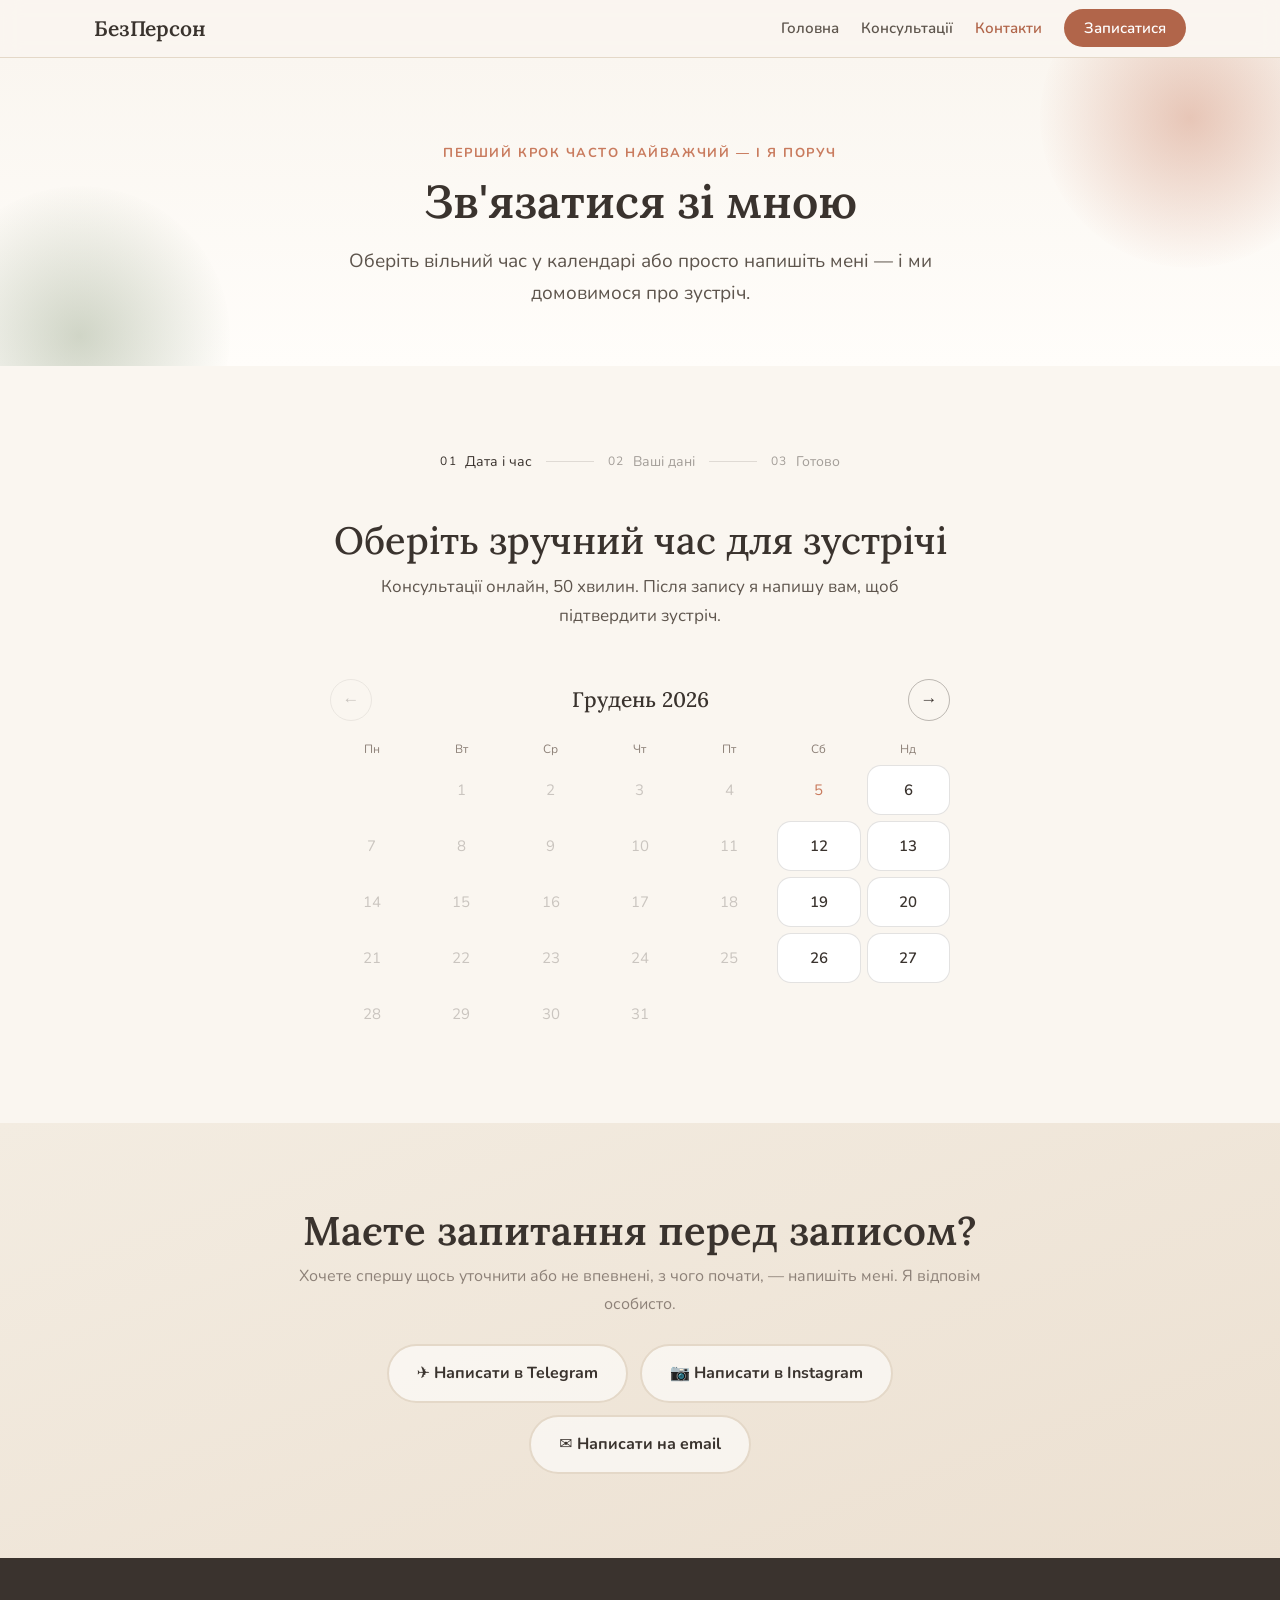
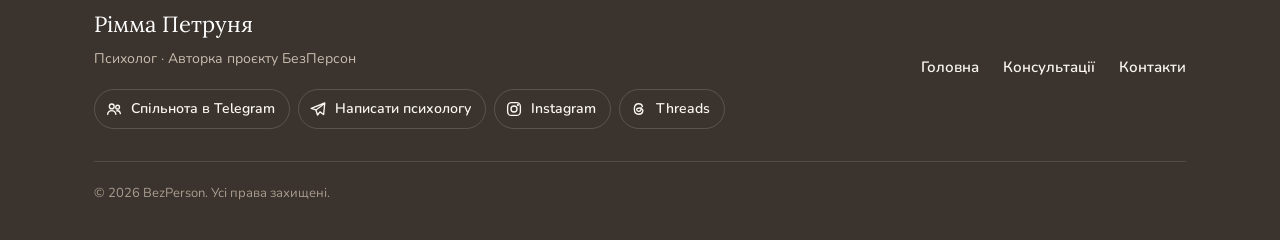
<file: contact.html>
<!DOCTYPE html>
<html lang="uk">
<head>
  <meta charset="UTF-8" />
  <meta name="viewport" content="width=device-width, initial-scale=1.0" />
  <title>Контакти — записатися до психологині Рімми</title>
  <meta name="description" content="Записатися на індивідуальну консультацію до психологині Рімми. Онлайн-запис на вихідні, Telegram та email." />

  <meta property="og:title" content="Контакти — записатися до психологині Рімми" />
  <meta property="og:description" content="Записатися на консультацію онлайн або написати в Telegram чи на email." />
  <meta property="og:type" content="website" />
  <meta property="og:image" content="assets/og-image.jpg" />

  <link rel="icon" href="assets/favicon.svg" type="image/svg+xml" />

  <link rel="preconnect" href="https://fonts.googleapis.com" />
  <link rel="preconnect" href="https://fonts.gstatic.com" crossorigin />
  <link href="https://fonts.googleapis.com/css2?family=Lora:ital,wght@0,400;0,500;0,600;1,400&family=Nunito:wght@400;500;600;700&display=swap" rel="stylesheet" />

  <link rel="stylesheet" href="styles.css?v=17" />
</head>
<body>

  <!-- ===================== ШАПКА ===================== -->
  <header class="site-header" id="top">
    <nav class="nav container">
      <a href="index.html" class="brand">
        <span class="brand-name">БезПерсон</span>
      </a>

      <button class="nav-toggle" aria-label="Відкрити меню" aria-expanded="false">
        <span></span><span></span><span></span>
      </button>

      <ul class="nav-links">
        <li><a href="index.html">Головна</a></li>
        <li><a href="consultations.html">Консультації</a></li>
        <li><a href="contact.html" aria-current="page">Контакти</a></li>
        <li><a href="contact.html#booking" class="nav-cta" aria-current="page">Записатися</a></li>
      </ul>
    </nav>
  </header>

  <main>

    <!-- ===================== ЗАГОЛОВОК СТОРІНКИ ===================== -->
    <section class="page-hero">
      <div class="container">
        <p class="eyebrow center">Перший крок часто найважчий — і я поруч</p>
        <h1>Зв'язатися зі мною</h1>
        <p class="lead">Оберіть вільний час у календарі або просто напишіть мені — і ми домовимося про зустріч.</p>
      </div>
    </section>

    <!-- ===================== ЗАПИС НА КОНСУЛЬТАЦІЮ ===================== -->
    <section id="booking" class="section section-booking">
      <div class="container">
        <!--
          ЗАПИС НА КОНСУЛЬТАЦІЮ (без Google Календаря).
          • Вільний час: правила у script.js (розділ 7, BOOKING_RULES) — вихідні, фіксовані години.
          • Зайняті слоти: опублікований CSV вкладки «busy» Google-таблиці → data-busy-src.
          • Запис надсилається у приховану Google-форму: action + name="entry.XXXXX".
          Як налаштувати — див. BOOKING-SETUP.md.
        -->
        <div class="booking" id="bookingWizard"
             data-busy-src="https://docs.google.com/spreadsheets/d/e/2PACX-1vSLvzUr6ZMdcrMBk_9wRnjuA3sUY8bQiqWHym2xtH8rAG-RSPm-Hyxxm_2ZCUYWfGNE1yMXPvJcg5x1/pub?gid=672801365&single=true&output=csv">

          <ol class="booking-steps" aria-label="Етапи запису">
            <li class="is-active"><span class="booking-step-num">01</span> Дата і час</li>
            <li class="booking-step-line" aria-hidden="true"></li>
            <li><span class="booking-step-num">02</span> Ваші дані</li>
            <li class="booking-step-line" aria-hidden="true"></li>
            <li><span class="booking-step-num">03</span> Готово</li>
          </ol>

          <h2 class="booking-title">Оберіть зручний час для зустрічі</h2>
          <p class="booking-lead">
            Консультації онлайн, 50 хвилин. Після запису я напишу вам,
            щоб підтвердити зустріч.
          </p>

          <form class="booking-form"
                action="https://docs.google.com/forms/d/e/1FAIpQLSd8_oDA7srp-MYm-wnUNbpWE_foU2So6mkZ0SY3XDj8VAbcRw/formResponse"
                method="POST" novalidate>

            <!-- Приховані поля: заповнюються скриптом -->
            <input type="hidden" name="entry.263105239" data-booking="slot" />
            <input type="hidden" name="entry.831449461" data-booking="method" />

            <div class="booking-flow">
              <!-- ДАТА І ЧАС -->
              <div class="booking-block booking-block-date">
                <div class="booking-cal">
                  <div class="booking-cal-head">
                    <button type="button" class="booking-cal-nav" data-cal="prev" aria-label="Попередній місяць">←</button>
                    <p class="booking-cal-month" aria-live="polite"></p>
                    <button type="button" class="booking-cal-nav" data-cal="next" aria-label="Наступний місяць">→</button>
                  </div>
                  <div class="booking-cal-dows" aria-hidden="true">
                    <span>Пн</span><span>Вт</span><span>Ср</span><span>Чт</span><span>Пт</span><span>Сб</span><span>Нд</span>
                  </div>
                  <div class="booking-cal-grid"></div>
                </div>

                <div class="booking-times" aria-live="polite"></div>
              </div>

              <!-- ВАШІ ДАНІ -->
              <div class="booking-block booking-block-details" hidden>
                <p class="booking-summary" aria-live="polite"></p>

                <div class="booking-fields">
                  <div class="field">
                    <label for="bkName">Ім'я</label>
                    <input type="text" id="bkName" name="entry.1322819686" required autocomplete="given-name" placeholder="Як до вас звертатися?" />
                  </div>
                  <div class="field">
                    <span class="field-label" id="bkMethodLabel">Як з вами зв'язатися</span>
                    <div class="booking-methods" role="radiogroup" aria-labelledby="bkMethodLabel">
                      <button type="button" class="booking-method is-active" role="radio" aria-checked="true" data-method="Telegram">Telegram</button>
                      <button type="button" class="booking-method" role="radio" aria-checked="false" data-method="Телефон">Телефон</button>
                      <button type="button" class="booking-method" role="radio" aria-checked="false" data-method="Instagram">Instagram</button>
                      <button type="button" class="booking-method" role="radio" aria-checked="false" data-method="Email">Email</button>
                    </div>
                  </div>
                </div>
                <div class="field">
                  <label for="bkContact">Telegram</label>
                  <input type="text" id="bkContact" name="entry.1367201549" required placeholder="@username" />
                </div>
                <div class="field">
                  <label for="bkComment">Коментар (необов'язково)</label>
                  <textarea id="bkComment" name="entry.1358243250" rows="3" placeholder="Наприклад, у який час вам зручніше, щоб я написала"></textarea>
                </div>
                <p class="booking-error" role="alert" hidden></p>
                <button type="submit" class="btn btn-primary btn-block booking-submit">Записатися</button>
                <p class="form-note">
                  Натискаючи «Записатися», ви погоджуєтесь, що я зв'яжуся з вами обраним способом.
                </p>
              </div>
            </div>

            <!-- ГОТОВО -->
            <div class="booking-done" hidden>
              <p class="booking-done-icon" aria-hidden="true">🌿</p>
              <h3 class="booking-done-title">Дякую, ви записані</h3>
              <p class="booking-done-when"></p>
              <p>
                Протягом доби я напишу вам <span data-done-method>у Telegram</span>, щоб підтвердити
                зустріч і розповісти про деталі.
              </p>
              <p class="note">Якщо плани зміняться — просто напишіть мені, і ми знайдемо інший час.</p>
            </div>
          </form>
        </div>
      </div>
    </section>

    <!-- ===================== ЗАПИТАННЯ ПЕРЕД ЗАПИСОМ ===================== -->
    <section id="contact" class="section section-contact">
      <div class="container narrow center">
        <h2 class="section-title">Маєте запитання перед записом?</h2>
        <p class="section-kicker">
          Хочете спершу щось уточнити або не впевнені, з чого почати, — напишіть мені.
          Я відповім особисто.
        </p>
        <div class="contact-actions">
          <a class="btn btn-ghost" href="https://t.me/bezperson" target="_blank" rel="noopener">✈️ Написати в Telegram</a>
          <a class="btn btn-ghost" href="https://ig.me/m/bezperson.space" target="_blank" rel="noopener">📷 Написати в Instagram</a>
          <a class="btn btn-ghost" href="mailto:bezperson.space+contact@gmail.com">✉️ Написати на email</a>
        </div>
      </div>
    </section>

  </main>

  <!-- ===================== ПІДВАЛ ===================== -->
  <footer class="site-footer">
    <div class="container footer-inner">
      <div>
        <p class="footer-brand">Рімма Петруня</p>
        <p class="footer-sub">Психолог · Авторка проєкту БезПерсон</p>
        <ul class="footer-social" aria-label="Соцмережі та месенджери">
          <li><a href="https://t.me/+407aLR6EDYAxOTdi" target="_blank" rel="noopener"><svg viewBox="0 0 24 24" aria-hidden="true" fill="none" stroke="currentColor" stroke-width="1.8" stroke-linecap="round" stroke-linejoin="round"><circle cx="9" cy="8.5" r="3.2"/><path d="M3.5 19c.6-3 2.8-4.8 5.5-4.8s4.9 1.8 5.5 4.8"/><circle cx="16.8" cy="9.5" r="2.5"/><path d="M15.6 14.4c2.4-.4 4.4 1 4.9 3.8"/></svg><span>Спільнота в Telegram</span></a></li>
          <li><a href="https://t.me/bezperson" target="_blank" rel="noopener"><svg viewBox="0 0 24 24" aria-hidden="true" fill="none" stroke="currentColor" stroke-width="1.8" stroke-linecap="round" stroke-linejoin="round"><path d="M21 4 3 11.2l6.2 2.1L11.4 20l3.2-4.2 4.9 3.6z"/><path d="m9.2 13.3 9-6.6"/></svg><span>Написати психологу</span></a></li>
          <li><a href="https://www.instagram.com/bezperson.space/" target="_blank" rel="noopener"><svg viewBox="0 0 24 24" aria-hidden="true" fill="none" stroke="currentColor" stroke-width="1.8" stroke-linecap="round" stroke-linejoin="round"><rect x="3.5" y="3.5" width="17" height="17" rx="5"/><circle cx="12" cy="12" r="4"/><circle cx="17.2" cy="6.8" r=".6" fill="currentColor"/></svg><span>Instagram</span></a></li>
          <li><a href="https://www.threads.com/@bezperson.space" target="_blank" rel="noopener"><svg viewBox="0 0 24 24" aria-hidden="true" fill="none" stroke="currentColor" stroke-width="1.8" stroke-linecap="round" stroke-linejoin="round"><path d="M16.6 8.6C15.9 6.2 14 5 11.6 5 8 5 5.8 7.7 5.8 12s2.2 7 5.8 7c2.8 0 4.8-1.4 5.4-3.7.7-2.6-1-4.4-3.9-4.6-2.6-.2-4.3.9-4.2 2.4.1 1.4 1.5 2.1 3 2 2.1-.2 3.2-1.8 3.1-4.8"/></svg><span>Threads</span></a></li>
        </ul>
      </div>
      <nav class="footer-nav">
        <a href="index.html">Головна</a>
        <a href="consultations.html">Консультації</a>
        <a href="contact.html">Контакти</a>
      </nav>
      <p class="footer-copy">© <span id="year"></span> BezPerson. Усі права захищені.</p>
    </div>
  </footer>

  <script src="script.js?v=13"></script>
</body>
</html>
</file>
<file: styles.css>
/* ===========================================================
   БезПерсон — портфоліо психологині
   Стиль: затишний та особистий (cozy & personal)
   =========================================================== */

:root {
  /* Палітра: теплі, землисті, заспокійливі тони */
  --cream:      #faf6f0;
  --cream-2:    #f3ece1;
  --sand:       #ece0d1;
  --terracotta: #c97b5e;
  --terracotta-dark: #b1654a;
  --clay:       #a8674f;
  --sage:       #8a9a7b;
  --sage-dark:  #6f7f61;
  --ink:        #3a332e;
  --ink-soft:   #5e554d;
  --muted:      #8d8178;
  --white:      #ffffff;
  --line:       #e4d8c8;

  --shadow-sm: 0 2px 10px rgba(90, 65, 45, 0.06);
  --shadow-md: 0 10px 30px rgba(90, 65, 45, 0.10);
  --shadow-lg: 0 20px 50px rgba(90, 65, 45, 0.14);

  --radius:    18px;
  --radius-lg: 28px;

  --serif: "Lora", Georgia, serif;
  --sans:  "Nunito", system-ui, -apple-system, sans-serif;

  --maxw: 1140px;
}

/* ---------- Базове ---------- */
* { box-sizing: border-box; }

html {
  scroll-behavior: smooth;
  scroll-padding-top: 90px;
  -webkit-text-size-adjust: 100%; /* без «роздування» шрифту на iOS */
  text-size-adjust: 100%;
}

body {
  margin: 0;
  font-family: var(--sans);
  color: var(--ink);
  background: var(--cream);
  line-height: 1.7;
  font-size: 17px;
  -webkit-font-smoothing: antialiased;
  overflow-x: hidden; /* страховка від горизонтального скролу */
}

h1, h2, h3, h4 { font-family: var(--serif); font-weight: 600; line-height: 1.2; color: var(--ink); }

a { color: var(--terracotta-dark); text-decoration: none; transition: color .2s ease; }
a:hover { color: var(--clay); }

img { max-width: 100%; display: block; }

.container { width: 100%; max-width: var(--maxw); margin: 0 auto; padding: 0 24px; }
.container.narrow { max-width: 760px; }

.center { text-align: center; }

/* ---------- Кнопки ---------- */
.btn {
  display: inline-block;
  font-family: var(--sans);
  font-weight: 700;
  font-size: 16px;
  padding: 14px 28px;
  border-radius: 999px;
  cursor: pointer;
  border: 2px solid transparent;
  transition: transform .15s ease, box-shadow .2s ease, background .2s ease, color .2s ease;
  text-align: center;
}
.btn:hover { transform: translateY(-2px); }
.btn-primary {
  background: var(--terracotta);
  color: var(--white);
  box-shadow: var(--shadow-sm);
}
.btn-primary:hover { background: var(--terracotta-dark); color: var(--white); box-shadow: var(--shadow-md); }
.btn-ghost {
  background: transparent;
  color: var(--ink);
  border-color: var(--line);
}
.btn-ghost:hover { border-color: var(--terracotta); color: var(--terracotta-dark); }
.btn-block { display: block; width: 100%; }

/* ---------- Шапка ---------- */
.site-header {
  position: sticky; top: 0; z-index: 100;
  background: rgba(250, 246, 240, 0.9);
  backdrop-filter: blur(10px);
  border-bottom: 1px solid var(--line);
}
.nav { display: flex; align-items: center; justify-content: space-between; padding-top: 14px; padding-bottom: 14px; }
.brand { display: flex; flex-direction: column; line-height: 1.2; }
.brand-name { font-family: var(--serif); font-size: 21px; font-weight: 600; color: var(--ink); }
.brand-sub { font-size: 12px; color: var(--muted); letter-spacing: .04em; text-transform: lowercase; }

.nav-links { display: flex; align-items: center; gap: 22px; list-style: none; margin: 0; padding: 0; }
.nav-links a { color: var(--ink-soft); font-weight: 600; font-size: 15px; }
.nav-links a:hover { color: var(--terracotta-dark); }
.nav-cta {
  background: var(--terracotta);
  color: var(--white) !important;
  padding: 9px 20px;
  border-radius: 999px;
}
.nav-cta:hover { background: var(--terracotta-dark); }

.nav-toggle { display: none; flex-direction: column; gap: 5px; background: none; border: none; cursor: pointer; padding: 6px; }
.nav-toggle span { width: 26px; height: 2.5px; background: var(--ink); border-radius: 2px; transition: .3s; }

/* ---------- Секції ---------- */
.section { padding: 84px 0; }
.section-title { font-size: clamp(28px, 4vw, 40px); margin: 0 0 8px; }
.section-kicker { color: var(--muted); font-size: 16px; margin-top: 6px; }
.section-lead { color: var(--ink-soft); font-size: 18px; max-width: 680px; margin: 0 auto 44px; }
.eyebrow { text-transform: uppercase; letter-spacing: .12em; font-size: 13px; font-weight: 700; color: var(--terracotta); margin: 0 0 10px; }

/* ---------- Герой ---------- */
.hero {
  position: relative;
  overflow: hidden;
  background: linear-gradient(160deg, var(--cream) 0%, var(--cream-2) 60%, var(--sand) 100%);
  padding: 120px 0 130px;
}
/* Декоративні плями — помітні, теплі */
.hero::before,
.hero::after {
  content: "";
  position: absolute;
  border-radius: 50%;
  pointer-events: none;
  z-index: 0;
}
.hero::before {
  width: 420px; height: 420px;
  top: -80px; right: -40px;
  background: radial-gradient(circle, rgba(201,123,94,0.55), rgba(201,123,94,0.12) 55%, transparent 72%);
}
.hero::after {
  width: 380px; height: 380px;
  bottom: -110px; left: -60px;
  background: radial-gradient(circle, rgba(138,154,123,0.55), rgba(138,154,123,0.12) 55%, transparent 72%);
}
.hero-inner { position: relative; z-index: 1; }
.hero-text { max-width: 860px; }
.hero-text .eyebrow { margin-bottom: 14px; }
.hero-text h1 { font-size: clamp(34px, 5.2vw, 56px); margin: 0 0 22px; }
.hero-text .lead { font-size: 20px; color: var(--ink-soft); margin: 0 0 34px; max-width: 680px; }
.hero-actions { display: flex; flex-wrap: wrap; gap: 14px; margin-bottom: 32px; }
.hero-badges { display: flex; flex-wrap: wrap; gap: 14px 26px; list-style: none; padding: 0; margin: 0; color: var(--ink-soft); font-size: 15px; font-weight: 600; }

.hero-photo { display: flex; flex-direction: column; align-items: center; gap: 12px; }
.photo-frame {
  width: 100%; max-width: 360px; aspect-ratio: 4 / 5;
  border-radius: var(--radius-lg);
  overflow: hidden;
  background: var(--sand);
  box-shadow: var(--shadow-lg);
  border: 6px solid var(--white);
  transform: rotate(-2deg);
}
.photo-frame img { width: 100%; height: 100%; object-fit: cover; }
.photo-note { font-size: 12px; color: var(--muted); }
.photo-note code { background: var(--white); padding: 2px 6px; border-radius: 6px; }

/* ---------- Два стовпці ---------- */
.two-col { display: grid; grid-template-columns: 300px 1fr; gap: 56px; align-items: start; }
.col-side .section-title { margin-bottom: 4px; }

.prose p { margin: 0 0 18px; color: var(--ink-soft); }
.facts { list-style: none; padding: 0; margin: 26px 0 0; display: grid; grid-template-columns: 1fr 1fr; gap: 16px 28px; }
.facts li { display: flex; flex-direction: column; border-left: 3px solid var(--sage); padding-left: 14px; }
.facts strong { font-family: var(--serif); color: var(--ink); }
.facts span { color: var(--muted); font-size: 15px; }

.section-about { background: var(--cream); }

/* ---------- Картки ---------- */
.cards { display: grid; gap: 24px; }
.cards-2 { grid-template-columns: repeat(2, 1fr); }
.cards-3 { grid-template-columns: repeat(3, 1fr); }

.card {
  background: var(--white);
  border: 1px solid var(--line);
  border-radius: var(--radius);
  padding: 30px 26px;
  box-shadow: var(--shadow-sm);
  transition: transform .2s ease, box-shadow .2s ease;
}
.card:hover { transform: translateY(-4px); box-shadow: var(--shadow-md); }
.card h3 { margin: 0 0 10px; font-size: 21px; }
.card p { margin: 0; color: var(--ink-soft); }
.card-num { font-family: var(--serif); font-size: 32px; color: var(--terracotta); opacity: .5; margin-bottom: 8px; }
.card-soft { background: var(--cream-2); border-color: var(--sand); }
.card-meta { margin-top: 14px !important; font-size: 14px; color: var(--muted); font-weight: 600; }

.section-approach { background: var(--cream); }

/* ---------- Чіпи (з чим працюю) ---------- */
.section-help { background: var(--white); }
.chips { display: flex; flex-wrap: wrap; gap: 12px; justify-content: center; list-style: none; padding: 0; margin: 0 0 20px; max-width: 820px; margin-left: auto; margin-right: auto; }
.chips li {
  background: var(--cream-2);
  border: 1px solid var(--sand);
  color: var(--ink);
  padding: 10px 20px;
  border-radius: 999px;
  font-weight: 600;
  font-size: 15px;
  transition: background .2s ease, color .2s ease;
}
.chips li:hover { background: var(--sage); color: var(--white); border-color: var(--sage); }
.note { color: var(--muted); font-size: 14px; }
.note code, .prose code { background: var(--cream-2); padding: 2px 7px; border-radius: 6px; font-size: 13px; }

/* ---------- Послуги ---------- */
.section-services { background: var(--cream); }
.service-card {
  background: var(--white);
  border: 1px solid var(--line);
  border-radius: var(--radius-lg);
  padding: 36px 32px;
  box-shadow: var(--shadow-sm);
  display: flex; flex-direction: column;
}
.service-card h3 { font-size: 25px; margin: 0 0 12px; }
.service-desc { color: var(--ink-soft); margin: 0 0 20px; }
.service-meta { list-style: none; padding: 0; margin: 0 0 26px; display: grid; gap: 10px; }
.service-meta li { color: var(--ink-soft); }
.service-card .btn { margin-top: auto; }
.service-card-accent { background: linear-gradient(170deg, var(--cream-2), var(--white)); border-color: var(--sand); position: relative; }
.badge-soft { display: inline-block; align-self: flex-start; background: var(--sage); color: var(--white); font-size: 13px; font-weight: 700; padding: 5px 14px; border-radius: 999px; margin-bottom: 14px; }

/* ---------- БезПерсон ---------- */
.section-group { background: linear-gradient(180deg, var(--white), var(--cream-2)); }
.group-header { margin-bottom: 44px; }
.group-how, .group-rules { margin-top: 56px; }
.group-how h3, .group-rules h3 { font-size: 26px; margin: 0 0 28px; }

.mini-card { text-align: center; padding: 24px 18px; }
.mini-ico { font-size: 34px; display: block; margin-bottom: 12px; }
.mini-card h4 { margin: 0 0 8px; font-size: 18px; }
.mini-card p { margin: 0; color: var(--ink-soft); font-size: 15px; }

.rules-list { list-style: none; padding: 0; margin: 0 auto; max-width: 760px; display: grid; gap: 14px; }
.rules-list li {
  background: var(--white);
  border: 1px solid var(--line);
  border-radius: var(--radius);
  padding: 18px 22px;
  color: var(--ink-soft);
  box-shadow: var(--shadow-sm);
}
.rules-list strong { color: var(--ink); font-family: var(--serif); font-weight: 600; }

.group-cta { text-align: center; margin-top: 48px; }
.disclaimer { max-width: 640px; margin: 20px auto 0; color: var(--muted); font-size: 14px; font-style: italic; }

/* ---------- Сертифікати ---------- */
.section-certificates { background: var(--white); }
/* Карусель: горизонтальна стрічка з прилипанням слайдів */
.cert-carousel { --cert-gap: 32px; --cert-per-view: 2; max-width: 1040px; margin: 0 auto 20px; }
.cert-track {
  display: flex;
  gap: var(--cert-gap);
  overflow-x: auto;
  scroll-snap-type: x mandatory;
  scroll-behavior: smooth;
  overscroll-behavior-x: contain;
  position: relative;
  scrollbar-width: none;
  padding: 10px 4px 24px;  /* місце для тіні й підйому при наведенні */
  margin: -10px -4px 0;
}
.cert-track::-webkit-scrollbar { display: none; }
.cert-track:focus-visible { outline: 2px solid var(--terracotta); outline-offset: 4px; border-radius: var(--radius); }
.cert-item {
  margin: 0;
  flex: 0 0 calc((100% - (var(--cert-per-view) - 1) * var(--cert-gap)) / var(--cert-per-view));
  scroll-snap-align: start;
  display: flex;
  flex-direction: column;
  gap: 16px;
}
.cert-controls { display: flex; align-items: center; justify-content: center; gap: 22px; margin-top: 8px; }
.cert-arrow {
  width: 46px; height: 46px;
  border-radius: 50%;
  border: 1px solid rgba(58, 51, 46, 0.3);
  background: transparent;
  color: var(--ink);
  font-size: 18px;
  cursor: pointer;
  transition: background .3s ease, border-color .3s ease, opacity .3s ease;
}
.cert-arrow:hover:not(:disabled) { background: var(--cream); border-color: var(--ink); }
.cert-arrow:disabled { opacity: .3; cursor: default; }
.cert-dots { display: flex; gap: 8px; }
.cert-dot {
  width: 8px; height: 8px;
  padding: 0;
  border: 0;
  border-radius: 999px;
  background: rgba(58, 51, 46, 0.2);
  cursor: pointer;
  transition: width .4s cubic-bezier(0.22, 1, 0.36, 1), background .3s ease;
}
.cert-dot[aria-selected="true"] { width: 26px; background: var(--terracotta); }
/* Документ у «паспарту»: світла рамка, м'яка тінь, видно повністю */
.cert-frame {
  display: block;
  padding: 12px;
  background: var(--cream);
  border: 1px solid var(--line);
  border-radius: var(--radius);
  box-shadow: var(--shadow-sm);
  transition: transform .4s cubic-bezier(0.22, 1, 0.36, 1), box-shadow .4s ease;
  cursor: zoom-in;
}
.cert-frame:hover { transform: translateY(-4px); box-shadow: var(--shadow-lg); }
.cert-frame:focus-visible { outline: 2px solid var(--terracotta); outline-offset: 3px; }
.cert-frame img {
  width: 100%;
  height: auto;
  aspect-ratio: 1600 / 1130;
  object-fit: contain;
  border-radius: 8px;
  background: var(--white);
}
.cert-caption { display: flex; flex-direction: column; gap: 2px; padding: 0 4px; }
.cert-kind { font-size: 12px; font-weight: 700; letter-spacing: .1em; text-transform: uppercase; color: var(--terracotta); }
.cert-title { font-family: var(--serif); font-size: 20px; font-weight: 600; color: var(--ink); line-height: 1.3; }
.cert-org { font-size: 14px; color: var(--muted); }

/* Перегляд на весь екран */
.cert-viewer {
  width: 100vw; height: 100vh;
  max-width: none; max-height: none;
  margin: 0; padding: 0; border: 0;
  background: transparent;
  display: grid;
  grid-template-columns: auto minmax(0, 1fr) auto;
  align-items: center;
  gap: 12px;
  padding: 24px;
}
.cert-viewer:not([open]) { display: none; }
.cert-viewer::backdrop { background: rgba(43, 37, 33, 0.82); backdrop-filter: blur(4px); }
.cert-viewer[open] { animation: cert-fade .3s ease; }
.cert-viewer-body { margin: 0; display: flex; flex-direction: column; align-items: center; gap: 14px; min-height: 0; }
.cert-viewer-body img {
  max-width: 100%;
  max-height: calc(100vh - 140px);
  width: auto; height: auto;
  border-radius: 10px;
  background: var(--white);
  box-shadow: 0 24px 60px rgba(0, 0, 0, 0.35);
}
.cert-viewer-body img.is-swapping { animation: cert-fade .35s ease; }
.cert-viewer-body figcaption { color: var(--cream); text-align: center; font-size: 15px; }
.cert-viewer-nav,
.cert-viewer-close {
  width: 46px; height: 46px;
  border-radius: 50%;
  border: 1px solid rgba(250, 246, 240, 0.4);
  background: rgba(250, 246, 240, 0.08);
  color: var(--cream);
  font-size: 20px;
  cursor: pointer;
  transition: background .25s ease, border-color .25s ease;
}
.cert-viewer-nav:hover,
.cert-viewer-close:hover { background: rgba(250, 246, 240, 0.2); border-color: var(--cream); }
.cert-viewer-nav:focus-visible,
.cert-viewer-close:focus-visible { outline: 2px solid var(--cream); outline-offset: 2px; }
.cert-viewer-close { position: fixed; top: 18px; right: 18px; font-size: 26px; line-height: 1; }
@keyframes cert-fade { from { opacity: 0; } to { opacity: 1; } }

/* ---------- Відгуки ---------- */
.section-testimonials { background: var(--cream); }
.quote {
  background: var(--white);
  border: 1px solid var(--line);
  border-radius: var(--radius);
  padding: 28px 26px;
  margin: 0;
  box-shadow: var(--shadow-sm);
  position: relative;
}
.quote::before { content: "“"; font-family: var(--serif); font-size: 64px; color: var(--terracotta); opacity: .25; position: absolute; top: 6px; left: 18px; line-height: 1; }
.quote p { margin: 14px 0 16px; color: var(--ink-soft); font-style: italic; }
.quote footer { font-weight: 700; color: var(--ink); font-size: 15px; }

/* ---------- FAQ ---------- */
.section-faq { background: var(--white); }
.faq-list { display: grid; gap: 14px; }
.faq-list details {
  background: var(--cream-2);
  border: 1px solid var(--sand);
  border-radius: var(--radius);
  padding: 4px 24px;
  transition: background .2s ease;
}
.faq-list summary {
  cursor: pointer;
  font-family: var(--serif);
  font-size: 18px;
  font-weight: 600;
  color: var(--ink);
  padding: 18px 0;
  list-style: none;
  position: relative;
  padding-right: 32px;
}
.faq-list summary::-webkit-details-marker { display: none; }
.faq-list summary::after { content: "+"; position: absolute; right: 0; top: 50%; transform: translateY(-50%); font-size: 26px; color: var(--terracotta); transition: transform .2s ease; }
.faq-list details[open] summary::after { content: "–"; }
.faq-list details p { margin: 0 0 18px; color: var(--ink-soft); }

/* ---------- Контакт ---------- */
.section-contact { background: linear-gradient(160deg, var(--cream-2), var(--sand)); }
.contact-actions { display: flex; flex-wrap: wrap; justify-content: center; gap: 12px; margin-top: 26px; }
.contact-actions .btn { background: rgba(255, 255, 255, 0.6); }
.contact-actions .btn:hover { background: var(--white); }

.field { margin-bottom: 18px; }
.field label { display: block; font-weight: 700; font-size: 14px; margin-bottom: 7px; color: var(--ink); }
.field input, .field textarea {
  width: 100%;
  font-family: var(--sans);
  font-size: 16px;
  padding: 13px 16px;
  border: 1.5px solid var(--line);
  border-radius: 12px;
  background: var(--cream);
  color: var(--ink);
  transition: border-color .2s ease, background .2s ease;
}
.field input:focus, .field textarea:focus { outline: none; border-color: var(--terracotta); background: var(--white); }
.field textarea { resize: vertical; }
.form-note { font-size: 13px; color: var(--muted); margin: 14px 0 0; }

/* ---------- Підвал ---------- */
.site-footer { background: var(--ink); color: var(--cream); padding: 48px 0 36px; }
.footer-inner { display: grid; grid-template-columns: 1fr auto; gap: 20px 40px; align-items: center; }
.footer-brand { font-family: var(--serif); font-size: 22px; margin: 0; color: var(--white); }
.footer-sub { margin: 4px 0 0; color: #cbbeb0; font-size: 14px; }
.footer-social { list-style: none; margin: 18px 0 0; padding: 0; display: flex; flex-wrap: wrap; gap: 8px; }
.footer-social a {
  display: inline-flex; align-items: center; gap: 8px;
  padding: 7px 14px 7px 10px; border-radius: 999px;
  border: 1px solid rgba(255,255,255,0.16);
  color: var(--cream); font-size: 14px; font-weight: 600; text-decoration: none;
  transition: background .2s, border-color .2s, color .2s;
}
.footer-social a:hover { background: rgba(255,255,255,0.06); border-color: var(--terracotta); color: var(--white); }
.footer-social svg { width: 18px; height: 18px; flex: none; }
.footer-nav { display: flex; gap: 24px; flex-wrap: wrap; }
.footer-nav a { color: var(--cream); font-weight: 600; font-size: 15px; }
.footer-nav a:hover { color: var(--terracotta); }
.footer-copy { grid-column: 1 / -1; margin: 12px 0 0; padding-top: 20px; border-top: 1px solid rgba(255,255,255,0.12); color: #a99d8f; font-size: 13px; }

/* ---------- Дихальна вправа ---------- */
.section-breathe { background: linear-gradient(170deg, var(--cream-2), var(--cream)); }
.breathe-stage {
  display: flex; align-items: center; justify-content: center;
  height: 300px; margin: 10px 0 28px;
}
.breathe-circle {
  width: 150px; height: 150px;
  border-radius: 50%;
  display: flex; align-items: center; justify-content: center;
  background: radial-gradient(circle at 35% 30%, #d99c82, var(--terracotta));
  box-shadow: 0 0 0 0 rgba(201,123,94,0.35), var(--shadow-md);
  color: var(--white);
  transition: transform .3s ease;
  will-change: transform;
}
/* фаза анімації вмикається класом .is-breathing */
.breathe-circle.is-breathing { animation: breathe 16s ease-in-out infinite; }
.breathe-phase {
  font-family: var(--serif);
  font-size: 19px;
  font-weight: 500;
  text-align: center;
  padding: 0 14px;
}
@keyframes breathe {
  0%   { transform: scale(1);    box-shadow: 0 0 0 0 rgba(201,123,94,0.35), var(--shadow-md); }   /* вдих старт */
  25%  { transform: scale(1.7);  box-shadow: 0 0 0 26px rgba(201,123,94,0.08), var(--shadow-lg); } /* кінець вдиху */
  50%  { transform: scale(1.7);  box-shadow: 0 0 0 26px rgba(201,123,94,0.08), var(--shadow-lg); } /* затримка */
  75%  { transform: scale(1);    box-shadow: 0 0 0 0 rgba(201,123,94,0.35), var(--shadow-md); }    /* кінець видиху */
  100% { transform: scale(1);    box-shadow: 0 0 0 0 rgba(201,123,94,0.35), var(--shadow-md); }    /* пауза */
}
#breatheHint { margin-top: 16px; }

/* ---------- Розклад зустрічей ---------- */
.section-schedule { background: var(--white); }
.schedule-grid { display: grid; gap: 18px; max-width: 820px; margin: 0 auto 20px; }
.schedule-card {
  display: grid;
  grid-template-columns: 90px 1fr auto;
  align-items: center;
  gap: 24px;
  background: var(--cream);
  border: 1px solid var(--line);
  border-radius: var(--radius);
  padding: 20px 26px;
  box-shadow: var(--shadow-sm);
  transition: transform .2s ease, box-shadow .2s ease;
}
.schedule-card:hover { transform: translateY(-3px); box-shadow: var(--shadow-md); }
.schedule-date {
  display: flex; flex-direction: column; align-items: center;
  background: var(--white);
  border: 1px solid var(--line);
  border-radius: 14px;
  padding: 10px 0;
  line-height: 1.1;
}
.schedule-day { font-size: 13px; color: var(--muted); font-weight: 700; text-transform: uppercase; }
.schedule-num { font-family: var(--serif); font-size: 30px; color: var(--terracotta); font-weight: 600; }
.schedule-month { font-size: 13px; color: var(--muted); }
.schedule-tag {
  display: inline-block; font-size: 13px; font-weight: 700;
  color: var(--sage-dark); background: rgba(138,154,123,0.14);
  padding: 4px 12px; border-radius: 999px; margin-bottom: 8px;
}
.schedule-tag-alt { color: var(--terracotta-dark); background: rgba(201,123,94,0.14); }
.schedule-info h3 { font-size: 19px; margin: 0 0 6px; }
.schedule-meta { margin: 0; color: var(--ink-soft); font-size: 14px; }
.schedule-card .btn { padding: 10px 22px; }

/* Активна картка — світле, сонячне переливання без похмурості */
.schedule-card-live {
  background: linear-gradient(
    115deg,
    #f5f7f0 0%,
    #e7ede0 28%,
    #d6e0ca 50%,
    #e7ede0 72%,
    #f5f7f0 100%
  );
  background-size: 300% 300%;
  animation: liveGlowShift 9s ease-in-out infinite;
  border-color: var(--sage);
  box-shadow: 0 10px 28px rgba(138, 154, 123, 0.22);
}

@keyframes liveGlowShift {
  0%   { background-position: 0% 50%; }
  50%  { background-position: 100% 50%; }
  100% { background-position: 0% 50%; }
}

/* Текст статусу «Зараз триває · ще X хв» */
.schedule-meta-live {
  display: inline-flex;
  align-items: center;
  gap: 8px;
  color: var(--terracotta-dark);
  font-weight: 700;
}

/* М'яка пульсуюча теракотова крапка */
.schedule-meta-live {
  display: inline-flex;
  align-items: center;
  gap: 8px;
  color: var(--sage-dark);
  font-weight: 700;
}

.schedule-meta-live::before {
  content: "";
  width: 8px;
  height: 8px;
  border-radius: 50%;
  background: var(--sage-dark);
  box-shadow: 0 0 0 0 rgba(111, 127, 97, 0.55);
  animation: livePulseSage 2.4s infinite;
  flex-shrink: 0;
}

@keyframes livePulseSage {
  0%   { box-shadow: 0 0 0 0 rgba(111, 127, 97, 0.55); }
  70%  { box-shadow: 0 0 0 7px rgba(111, 127, 97, 0); }
  100% { box-shadow: 0 0 0 0 rgba(111, 127, 97, 0); }
}

@keyframes liveGlowShift {
  0%   { background-position: 0% 50%; }
  50%  { background-position: 100% 50%; }
  100% { background-position: 0% 50%; }
}

@keyframes livePulse {
  0%   { box-shadow: 0 0 0 0 rgba(201, 123, 94, 0.55); }
  70%  { box-shadow: 0 0 0 7px rgba(201, 123, 94, 0); }
  100% { box-shadow: 0 0 0 0 rgba(201, 123, 94, 0); }
}

@media (max-width: 680px) {
  .schedule-meta-live { justify-content: center; }
}

/* ---------- Анонімне запитання ---------- */
.section-ask { background: linear-gradient(170deg, var(--cream), var(--cream-2)); }
.ask-form {
  background: var(--white);
  border: 1px solid var(--line);
  border-radius: var(--radius-lg);
  padding: 30px;
  box-shadow: var(--shadow-md);
  margin-top: 8px;
}
.sr-hidden { position: absolute; width: 1px; height: 1px; overflow: hidden; clip: rect(0 0 0 0); }

/* ---------- Поява під час прокрутки ---------- */
.reveal { opacity: 0; transform: translateY(24px); transition: opacity .7s ease, transform .7s ease; }
.reveal.in-view { opacity: 1; transform: none; }
.hero.reveal { opacity: 1; transform: none; } /* герой видно одразу */

@media (prefers-reduced-motion: reduce) {
  html { scroll-behavior: auto; }
  .reveal { opacity: 1; transform: none; transition: none; }
  .btn:hover, .card:hover, .cert-frame:hover { transform: none; }
}

/* ===========================================================
   АДАПТИВНІСТЬ
   =========================================================== */
@media (max-width: 920px) {
  .hero-inner { grid-template-columns: 1fr; gap: 40px; }
  .hero-photo { order: -1; }
  .two-col { grid-template-columns: 1fr; gap: 28px; }
  .cards-3 { grid-template-columns: 1fr 1fr; }
  .cert-carousel { --cert-per-view: 1.35; --cert-gap: 22px; }

  /* Мобільне меню (бургер) */
  .nav-toggle { display: flex; }
  .nav-links {
    position: absolute; top: 100%; left: 0; right: 0;
    flex-direction: column; align-items: stretch; gap: 0;
    background: var(--cream);
    padding: 0 24px;
    max-height: 0; overflow: hidden;
    border-bottom: 0 solid var(--line);
    transition: max-height .3s ease, padding .3s ease, border-width .3s ease;
  }
  .nav-links.open {
    max-height: 520px;
    padding: 10px 24px 20px;
    border-bottom-width: 1px;
  }
  .nav-links li { padding: 6px 0; }
  .nav-cta { display: inline-block; margin-top: 8px; align-self: flex-start; }
}

@media (max-width: 680px) {
  body { font-size: 16px; }
  .section { padding: 56px 0; }

  /* Герой — компактніший і без зайвого простору зверху */
  .hero { padding: 56px 0; }
  .hero-text h1 { font-size: clamp(27px, 8vw, 36px); line-height: 1.16; margin-bottom: 18px; }
  .hero-text .lead { font-size: 17px; margin-bottom: 26px; }
  .hero-badges { gap: 10px 18px; font-size: 14px; }

  /* Заголовки й підзаголовки секцій — трохи менші */
  .section-title { font-size: clamp(25px, 6.8vw, 32px); }
  .section-lead { font-size: 16px; margin-bottom: 32px; }

  /* Трохи щільніші відступи в картках */
  .card { padding: 24px 22px; }
  .service-card { padding: 28px 22px; }
  .ask-form { padding: 24px 20px; }
  .rules-list li { padding: 16px 18px; }
  .faq-list details { padding: 2px 20px; }

  .cards-2, .cards-3 { grid-template-columns: 1fr; }
  .facts { grid-template-columns: 1fr; }

  /* Розклад — картка у стовпчик */
  .schedule-card { grid-template-columns: 1fr; justify-items: center; text-align: center; gap: 14px; padding: 20px; }
  .schedule-date { flex-direction: row; align-items: baseline; gap: 8px; padding: 8px 16px; }
  .schedule-num { font-size: 26px; }
  .schedule-card .btn { width: 100%; }

  /* Дихальна вправа */
  .breathe-stage { height: 260px; }
  .breathe-circle { width: 130px; height: 130px; }

  .cert-carousel { --cert-gap: 16px; --cert-per-view: 1.12; }  /* видно край наступного */
  .cert-controls { gap: 16px; }
  .cert-arrow { width: 40px; height: 40px; }
  .cert-frame { padding: 8px; }
  .cert-title { font-size: 18px; }
  .cert-viewer { grid-template-columns: 1fr; padding: 64px 10px 20px; }
  .cert-viewer-nav { position: fixed; bottom: 20px; }
  .cert-viewer-nav[data-dir="-1"] { left: calc(50% - 58px); }
  .cert-viewer-nav[data-dir="1"] { right: calc(50% - 58px); }
  .cert-viewer-body img { max-height: calc(100vh - 200px); }
  .footer-inner { grid-template-columns: 1fr; text-align: center; }
  .footer-nav, .footer-social { justify-content: center; }
  .hero-actions .btn { flex: 1 1 auto; }
}

/* Дуже вузькі екрани (малі телефони) */
@media (max-width: 380px) {
  .container { padding: 0 18px; }
  .hero-text h1 { font-size: 25px; }
  .chips li { padding: 9px 16px; font-size: 14px; }
  .btn { padding: 13px 22px; font-size: 15px; }
}

/* ===================== БАГАТОСТОРІНКОВІСТЬ ===================== */

/* Активний пункт меню */
.nav-links a[aria-current="page"] { color: var(--terracotta-dark); }
.nav-links .nav-cta[aria-current="page"] { color: #fff; background: var(--terracotta-dark); }

/* Компактний заголовок внутрішніх сторінок */
.page-hero {
  position: relative;
  overflow: hidden;
  padding: 84px 0 56px;
  background: linear-gradient(180deg, var(--cream) 0%, #fffdfa 100%);
  text-align: center;
}
.page-hero::before,
.page-hero::after {
  content: "";
  position: absolute;
  border-radius: 50%;
  pointer-events: none;
}
.page-hero::before {
  width: 300px; height: 300px;
  top: -90px; right: -60px;
  background: radial-gradient(circle, rgba(201,123,94,0.40), rgba(201,123,94,0) 72%);
}
.page-hero::after {
  width: 300px; height: 300px;
  bottom: -120px; left: -70px;
  background: radial-gradient(circle, rgba(138,154,123,0.40), rgba(138,154,123,0) 72%);
}
.page-hero .container { position: relative; z-index: 1; }
.page-hero h1 {
  font-family: var(--serif);
  font-size: clamp(30px, 4.6vw, 46px);
  margin: 10px 0 16px;
  color: var(--ink);
}
.page-hero .lead {
  font-size: 19px;
  color: var(--ink-soft);
  margin: 0 auto;
  max-width: 640px;
}

@media (max-width: 680px) {
  .page-hero { padding: 54px 0 40px; }
  .page-hero h1 { font-size: clamp(26px, 7vw, 34px); }
  .page-hero .lead { font-size: 17px; }
}

/* Повідомлення після надсилання форми (AJAX) */
.form-status {
  margin: 16px 0 0;
  padding: 12px 16px;
  border-radius: 12px;
  font-size: 15px;
  font-weight: 600;
  line-height: 1.4;
}
.form-status.is-ok {
  background: rgba(138, 154, 123, 0.16);
  color: #4d5c3e;
  border: 1px solid rgba(138, 154, 123, 0.4);
}
.form-status.is-error {
  background: rgba(201, 123, 94, 0.14);
  color: var(--terracotta-dark);
  border: 1px solid rgba(201, 123, 94, 0.4);
}

/* ===================== ЗАПИС НА КОНСУЛЬТАЦІЮ ===================== */
.booking {
  --bk-line: rgba(58, 51, 46, 0.14);
  --bk-line-strong: rgba(58, 51, 46, 0.32);
  --bk-ease: cubic-bezier(0.22, 1, 0.36, 1);
  max-width: 1040px;
  margin: 0 auto;
}

/* Етапи: 01 —— 02 —— 03 */
.booking-steps {
  list-style: none;
  margin: 0 0 44px;
  padding: 0;
  display: flex;
  align-items: center;
  justify-content: center;
  gap: 14px;
  font-size: 14px;
  color: rgba(58, 51, 46, 0.45);
}
.booking-steps li { display: flex; align-items: center; gap: 8px; transition: color .5s var(--bk-ease); }
.booking-step-num { font-variant-numeric: tabular-nums; letter-spacing: .12em; font-size: 12px; }
.booking-steps li.is-active,
.booking-steps li.is-done { color: var(--ink); }
.booking-steps li.is-done .booking-step-num { color: var(--sage-dark); }
.booking-step-line {
  position: relative;
  width: 48px;
  height: 1px;
  background: var(--bk-line);
  overflow: hidden;
}
.booking-step-line::after {
  content: "";
  position: absolute;
  inset: 0;
  background: var(--terracotta);
  transform: scaleX(0);
  transform-origin: left;
  transition: transform .7s var(--bk-ease);
}
.booking-step-line.is-done::after { transform: scaleX(1); }

.booking-title {
  font-family: var(--serif);
  font-weight: 500;
  font-size: clamp(27px, 3.6vw, 38px);
  text-align: center;
  margin: 0 0 10px;
}
.booking-lead {
  text-align: center;
  color: var(--ink-soft);
  max-width: 560px;
  margin: 0 auto 48px;
}

/* Одна колонка: календар → час → дані (з'являються поступово) */
.booking-flow {
  max-width: 620px;
  margin: 0 auto;
  transition: opacity .4s ease, transform .4s ease;
}
.booking-flow.is-leaving { opacity: 0; transform: translateY(-6px); }
.booking-flow[hidden] { display: none; }
.booking.is-complete .booking-title,
.booking.is-complete .booking-lead { display: none; }

/* Календар */
.booking-cal-head { display: flex; align-items: center; justify-content: space-between; margin-bottom: 18px; }
.booking-cal-month {
  margin: 0;
  font-family: var(--serif);
  font-size: 21px;
  font-weight: 500;
  text-transform: capitalize;
}
.booking-cal-nav {
  width: 42px; height: 42px;
  border-radius: 50%;
  border: 1px solid var(--bk-line-strong);
  background: transparent;
  color: var(--ink);
  font-size: 17px;
  cursor: pointer;
  transition: border-color .3s ease, background .3s ease, color .3s ease, opacity .3s ease;
}
.booking-cal-nav:hover:not(:disabled) { background: var(--white); border-color: var(--ink); }
.booking-cal-nav:disabled { opacity: .25; cursor: default; }
.booking-cal-dows,
.booking-cal-grid { display: grid; grid-template-columns: repeat(7, 1fr); gap: 6px; }
.booking-cal-dows span { text-align: center; font-size: 12px; color: var(--muted); padding-bottom: 6px; }
.booking-cal-grid.is-swapping { animation: bk-fade .45s var(--bk-ease); }

.booking-day {
  height: 50px;
  width: 100%;
  border-radius: 14px;
  border: 1px solid transparent;
  background: transparent;
  font-family: var(--sans);
  font-size: 15px;
  color: rgba(58, 51, 46, 0.25);
  transition: background-color .3s ease, border-color .3s ease, color .3s ease;
}
.booking-day.is-open {
  color: var(--ink);
  font-weight: 600;
  background: var(--white);
  border-color: var(--bk-line);
  cursor: pointer;
}
.booking-day.is-open:hover { border-color: var(--bk-line-strong); }
.booking-day.is-full { background: transparent; color: rgba(58, 51, 46, 0.35); font-weight: 400; text-decoration: line-through; }
.booking-day.is-selected,
.booking-day.is-selected:hover { background: var(--ink); border-color: var(--ink); color: var(--cream); }
.booking-day.is-today:not(.is-open) { color: var(--terracotta); }

/* Час */
.booking-times:not(:empty) { margin-top: 30px; }
.booking-times-title { margin: 0 0 12px; font-size: 15px; color: var(--ink-soft); }
.booking-times-list { display: grid; grid-template-columns: repeat(auto-fill, minmax(84px, 1fr)); gap: 10px; }
.booking-time {
  padding: 11px 6px;
  border-radius: 999px;
  border: 1px solid var(--bk-line-strong);
  background: rgba(255, 255, 255, 0.7);
  font-family: var(--sans);
  font-size: 15px;
  font-variant-numeric: tabular-nums;
  color: var(--ink);
  cursor: pointer;
  animation: bk-rise .5s var(--bk-ease) both;
  animation-delay: calc(var(--i, 0) * 45ms);
  transition: background-color .3s ease, border-color .3s ease, color .3s ease;
}
.booking-time:hover:not(:disabled) { background: var(--white); border-color: var(--ink); }
.booking-time[aria-pressed="true"] { background: var(--ink); border-color: var(--ink); color: var(--cream); }
.booking-time:disabled { cursor: default; color: rgba(58, 51, 46, 0.3); background: transparent; border-color: var(--bk-line); text-decoration: line-through; }
.booking-tz { margin: 14px 0 0; font-size: 13px; color: var(--muted); }

/* Дані */
.booking-block-details { margin-top: 44px; padding-top: 34px; border-top: 1px solid var(--bk-line); }
.booking-block-details[hidden] { display: none; }
.booking-block-details.is-revealing { animation: bk-rise .6s var(--bk-ease) both; }
.booking-summary {
  margin: 0 0 24px;
  font-family: var(--serif);
  font-size: 20px;
  line-height: 1.4;
  color: var(--ink);
}
.booking-summary.is-updated { animation: bk-fade .5s var(--bk-ease); }
.booking-summary small { display: block; font-family: var(--sans); font-size: 13px; color: var(--muted); margin-top: 4px; }
.booking .field input,
.booking .field textarea {
  background: rgba(255, 255, 255, 0.85);
  border: 1px solid var(--bk-line-strong);
  transition: border-color .3s ease, background .3s ease, box-shadow .3s ease;
}
.booking .field input:focus,
.booking .field textarea:focus { border-color: var(--ink); background: var(--white); box-shadow: 0 0 0 4px rgba(58, 51, 46, 0.06); }
.booking .field input.is-invalid { border-color: var(--terracotta-dark); box-shadow: 0 0 0 4px rgba(201, 123, 94, 0.12); }
.field-label { display: block; font-weight: 700; font-size: 14px; margin-bottom: 7px; color: var(--ink); }
.booking-methods { display: flex; flex-wrap: wrap; gap: 8px; }
.booking-method {
  padding: 8px 16px;
  border-radius: 999px;
  border: 1px solid var(--bk-line-strong);
  background: transparent;
  font-family: var(--sans);
  font-size: 14px;
  color: var(--ink-soft);
  cursor: pointer;
  transition: border-color .3s ease, background .3s ease, color .3s ease;
}
.booking-method:hover { border-color: var(--ink); color: var(--ink); }
.booking-method.is-active { background: var(--ink); border-color: var(--ink); color: var(--cream); }
.booking-error {
  margin: 0 0 14px;
  padding: 10px 14px;
  border-radius: 12px;
  font-size: 14px;
  font-weight: 600;
  background: rgba(201, 123, 94, 0.12);
  color: var(--terracotta-dark);
  animation: bk-fade .3s ease both;
}
.booking-error[hidden] { display: none; }
.booking-submit { margin-top: 6px; }
.booking-submit:disabled { opacity: .6; cursor: default; transform: none; }

/* Готово */
.booking-done {
  max-width: 520px;
  margin: 0 auto;
  text-align: center;
  animation: bk-rise .7s var(--bk-ease) both;
}
.booking-done[hidden] { display: none; }
.booking-done-icon { font-size: 38px; margin: 0 0 4px; }
.booking-done-title { font-family: var(--serif); font-weight: 500; font-size: 28px; margin: 0 0 10px; }
.booking-done-when {
  display: inline-block;
  margin: 0 0 18px;
  padding: 8px 18px;
  border: 1px solid var(--bk-line-strong);
  border-radius: 999px;
  font-weight: 600;
}

@keyframes bk-rise { from { opacity: 0; transform: translateY(8px); } to { opacity: 1; transform: none; } }
@keyframes bk-fade { from { opacity: 0; } to { opacity: 1; } }

@media (max-width: 680px) {
  .booking-steps { gap: 10px; margin-bottom: 30px; font-size: 13px; }
  .booking-step-line { width: 22px; }
  .booking-lead { margin-bottom: 34px; font-size: 16px; }
  .booking-cal-dows, .booking-cal-grid { gap: 4px; }
  .booking-day { height: auto; aspect-ratio: 1 / 1; border-radius: 11px; font-size: 14px; }
  .booking-times-list { grid-template-columns: repeat(3, 1fr); }
  .booking-summary { font-size: 18px; }
  .booking-methods { gap: 6px; }
  .booking-method { padding: 7px 12px; font-size: 13px; }
}
@media (max-width: 380px) {
  .booking-steps li:not(.booking-step-line) { font-size: 12px; gap: 5px; }
  .booking-step-line { width: 14px; }
}
@media (prefers-reduced-motion: reduce) {
  .booking *, .booking *::after { animation: none !important; transition: none !important; }
}

/* Порожній/службовий стан розкладу */
.schedule-empty,
.schedule-soon { color: var(--muted); }
.schedule-empty {
  grid-column: 1 / -1;
  text-align: center;
  padding: 10px 0;
  font-size: 16px;
}
.schedule-soon { font-size: 14px; font-weight: 600; white-space: nowrap; }

/* ===================== ПЕРЕЛІК ПІДВИЩЕНЬ КВАЛІФІКАЦІЇ ===================== */
.cert-courses { max-width: 920px; margin: 50px auto 0; }
.cert-courses-title {
  font-family: var(--serif);
  font-size: 23px;
  text-align: center;
  color: var(--ink);
  margin: 0 0 6px;
}
.cert-courses-sub { text-align: center; color: var(--muted); margin: 0 0 24px; }
.cert-course-list {
  list-style: none;
  padding: 0;
  margin: 0;
  display: grid;
  grid-template-columns: 1fr 1fr;
  gap: 18px 36px;
}
.cert-course-list li { position: relative; padding-left: 22px; }
.cert-course-list li::before {
  content: "";
  position: absolute;
  left: 0;
  top: 8px;
  width: 7px;
  height: 7px;
  border-radius: 50%;
  background: var(--terracotta);
}
.cert-course-name { display: block; font-weight: 600; color: var(--ink); line-height: 1.35; }
.cert-course-meta { display: block; font-size: 13px; color: var(--muted); margin-top: 3px; }
@media (max-width: 680px) {
  .cert-courses { margin-top: 38px; }
  .cert-course-list { grid-template-columns: 1fr; gap: 15px; }
}
</file>
